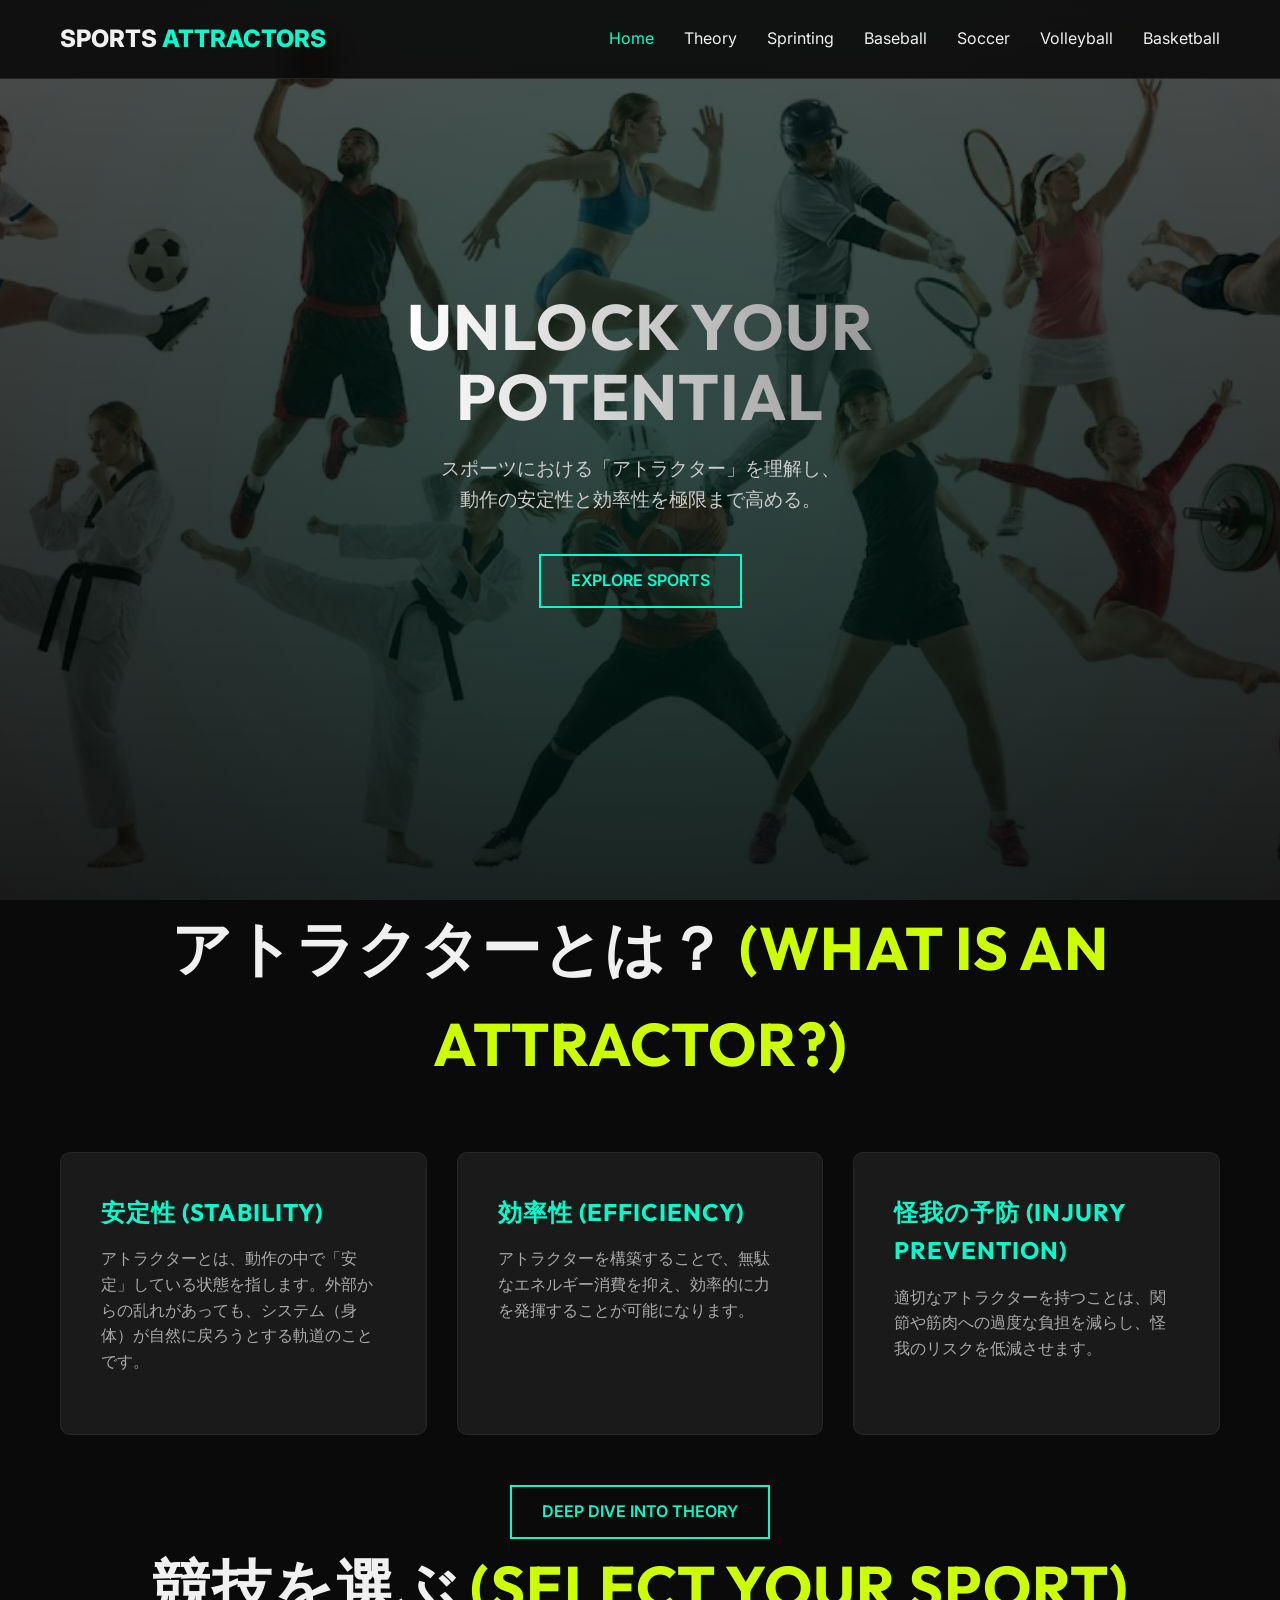
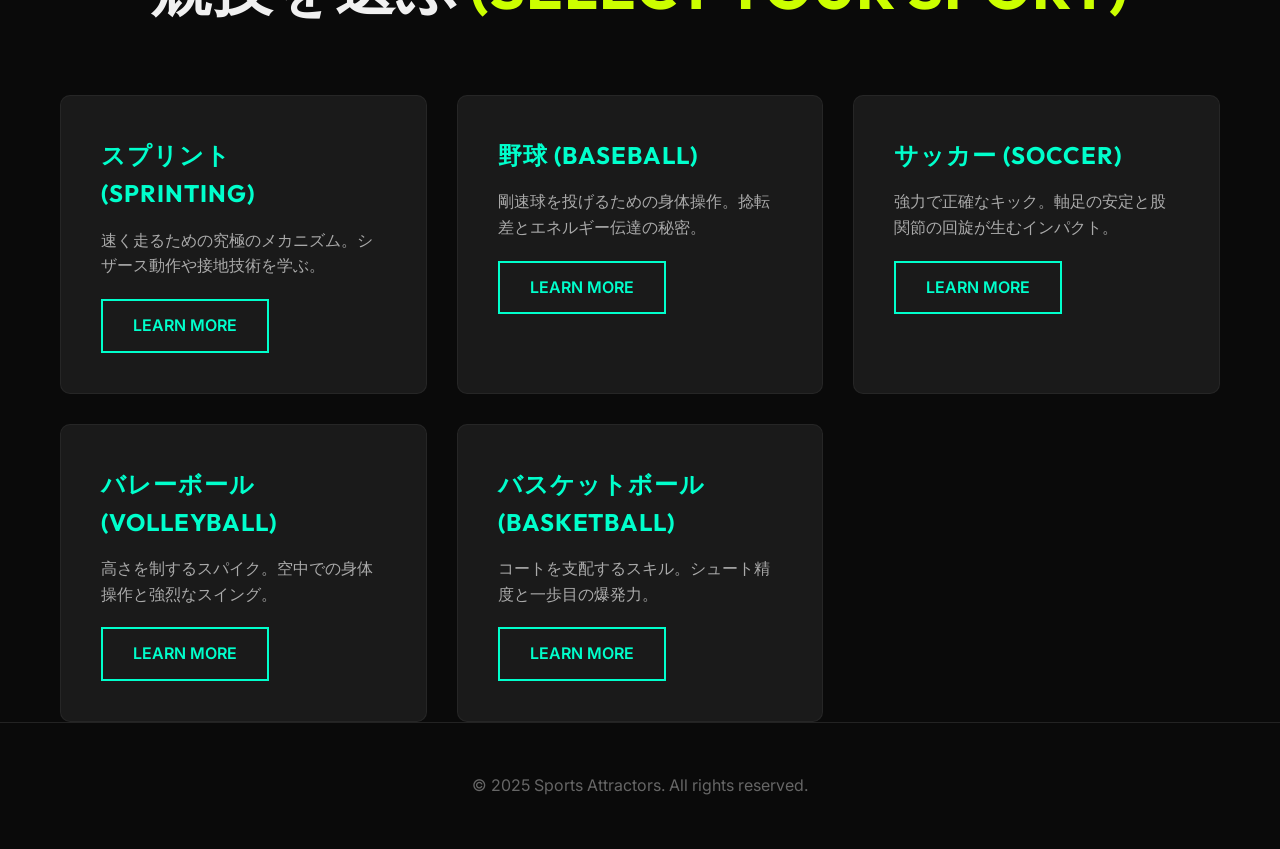
<file: index.html>
<!DOCTYPE html>
<html lang="ja">

<head>
    <meta charset="UTF-8">
    <meta name="viewport" content="width=device-width, initial-scale=1.0">
    <title>Sports Attractors | Unlock Your Potential</title>
    <link rel="preconnect" href="https://fonts.googleapis.com">
    <link rel="preconnect" href="https://fonts.gstatic.com" crossorigin>
    <link href="https://fonts.googleapis.com/css2?family=Inter:wght@400;600&family=Outfit:wght@700;900&display=swap"
        rel="stylesheet">
    <link rel="stylesheet" href="style.css">
</head>

<body>
    <header>
        <div class="container">
            <nav>
                <div class="logo">SPORTS <span>ATTRACTORS</span></div>
                <div class="nav-links">
                    <a href="index.html" class="active">Home</a>
                    <a href="theory.html">Theory</a>
                    <a href="sprinting.html">Sprinting</a>
                    <a href="baseball.html">Baseball</a>
                    <a href="soccer.html">Soccer</a>
                    <a href="volleyball.html">Volleyball</a>
                    <a href="basketball.html">Basketball</a>
                </div>
            </nav>
        </div>
    </header>

    <section class="hero">
        <div class="hero-content">
            <h1>UNLOCK YOUR <br><span>POTENTIAL</span></h1>
            <p>スポーツにおける「アトラクター」を理解し、<br>動作の安定性と効率性を極限まで高める。</p>
            <a href="#sports" class="btn">Explore Sports</a>
        </div>
    </section>

    <section id="intro" class="container">
        <div class="section-title">
            <h2>アトラクターとは？ <span>(What is an Attractor?)</span></h2>
        </div>
        <div class="grid">
            <div class="card">
                <h3>安定性 (Stability)</h3>
                <p>アトラクターとは、動作の中で「安定」している状態を指します。外部からの乱れがあっても、システム（身体）が自然に戻ろうとする軌道のことです。</p>
            </div>
            <div class="card">
                <h3>効率性 (Efficiency)</h3>
                <p>アトラクターを構築することで、無駄なエネルギー消費を抑え、効率的に力を発揮することが可能になります。</p>
            </div>
            <div class="card">
                <h3>怪我の予防 (Injury Prevention)</h3>
                <p>適切なアトラクターを持つことは、関節や筋肉への過度な負担を減らし、怪我のリスクを低減させます。</p>
            </div>
        </div>
        <div style="text-align: center; margin-top: 50px;">
            <a href="theory.html" class="btn">Deep Dive into Theory</a>
        </div>
    </section>

    <section id="sports" class="container">
        <div class="section-title">
            <h2>競技を選ぶ <span>(Select Your Sport)</span></h2>
        </div>
        <div class="grid">
            <div class="card">
                <h3>スプリント (Sprinting)</h3>
                <p>速く走るための究極のメカニズム。シザース動作や接地技術を学ぶ。</p>
                <a href="sprinting.html" class="btn">Learn More</a>
            </div>
            <div class="card">
                <h3>野球 (Baseball)</h3>
                <p>剛速球を投げるための身体操作。捻転差とエネルギー伝達の秘密。</p>
                <a href="baseball.html" class="btn">Learn More</a>
            </div>
            <div class="card">
                <h3>サッカー (Soccer)</h3>
                <p>強力で正確なキック。軸足の安定と股関節の回旋が生むインパクト。</p>
                <a href="soccer.html" class="btn">Learn More</a>
            </div>
            <div class="card">
                <h3>バレーボール (Volleyball)</h3>
                <p>高さを制するスパイク。空中での身体操作と強烈なスイング。</p>
                <a href="volleyball.html" class="btn">Learn More</a>
            </div>
            <div class="card">
                <h3>バスケットボール (Basketball)</h3>
                <p>コートを支配するスキル。シュート精度と一歩目の爆発力。</p>
                <a href="basketball.html" class="btn">Learn More</a>
            </div>
        </div>
    </section>

    <footer>
        <div class="container">
            <p>&copy; 2025 Sports Attractors. All rights reserved.</p>
        </div>
    </footer>

    <script src="script.js"></script>
</body>

</html>
</file>
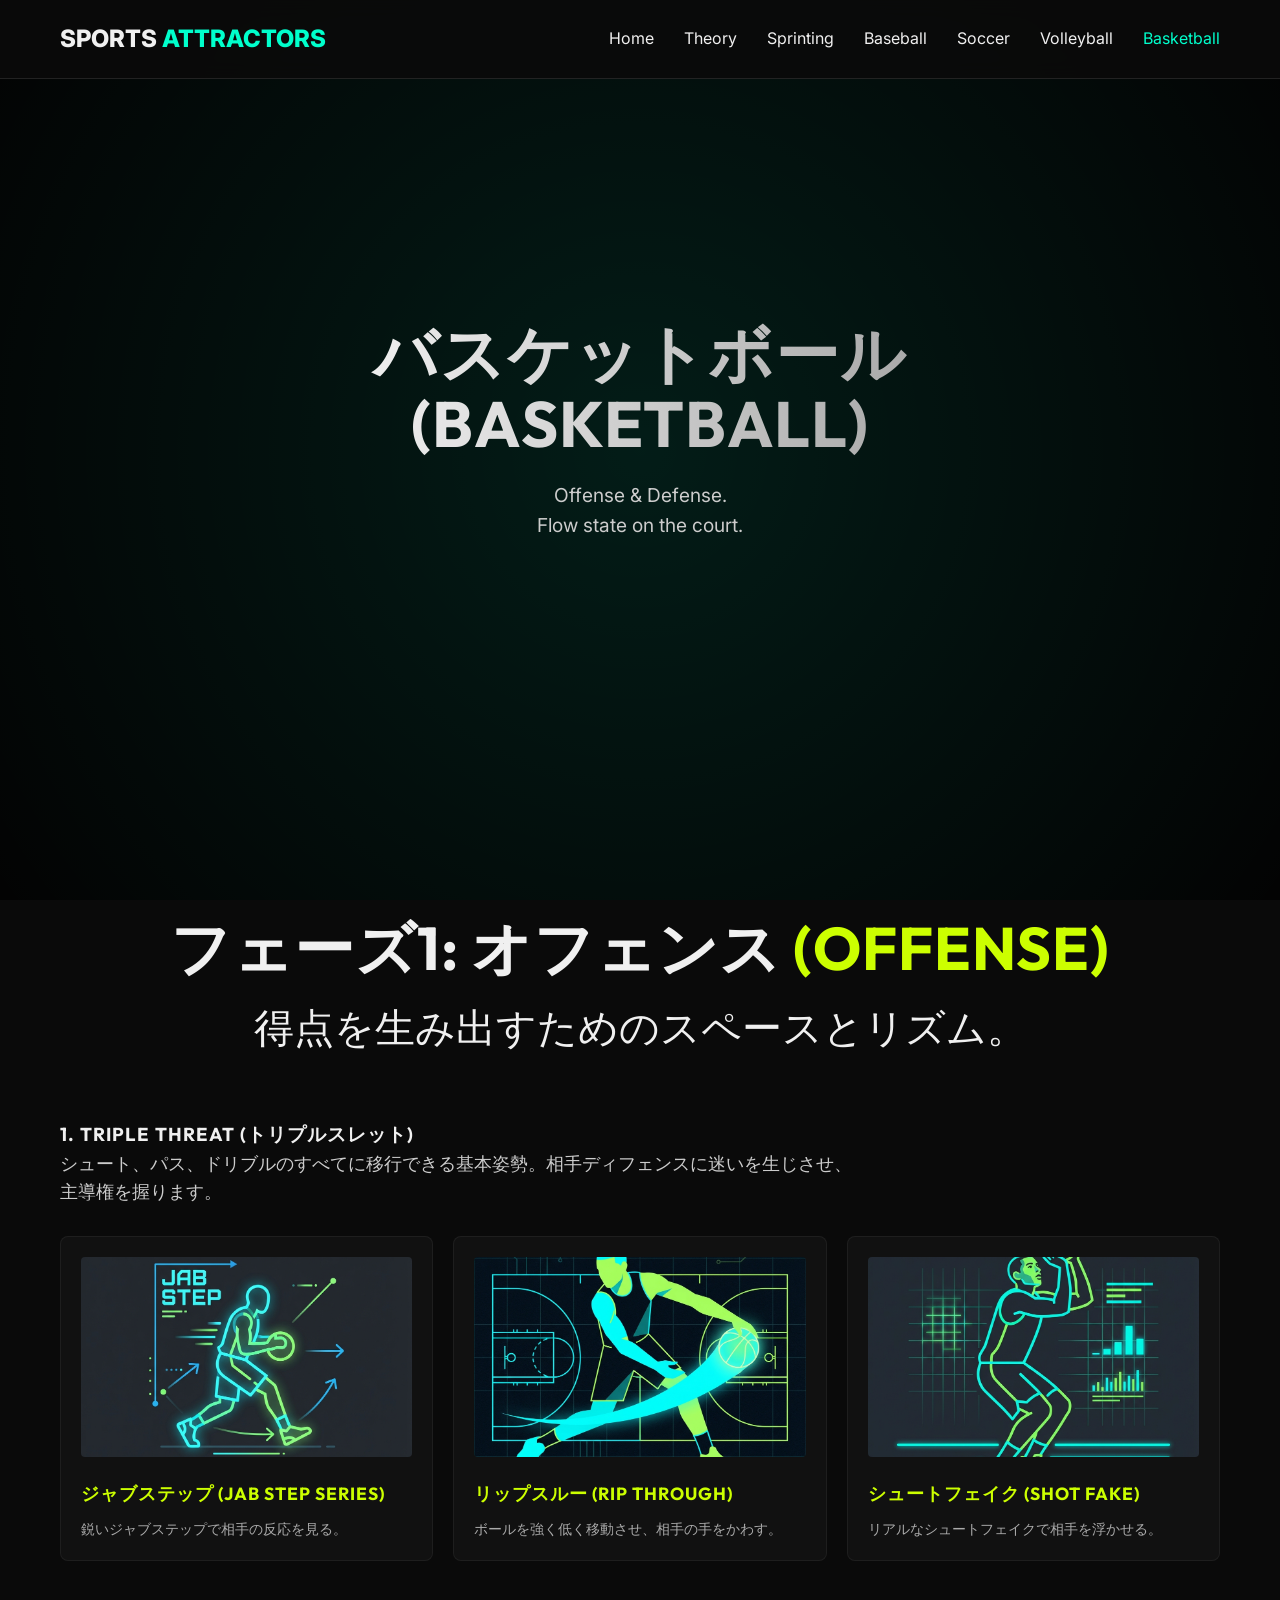
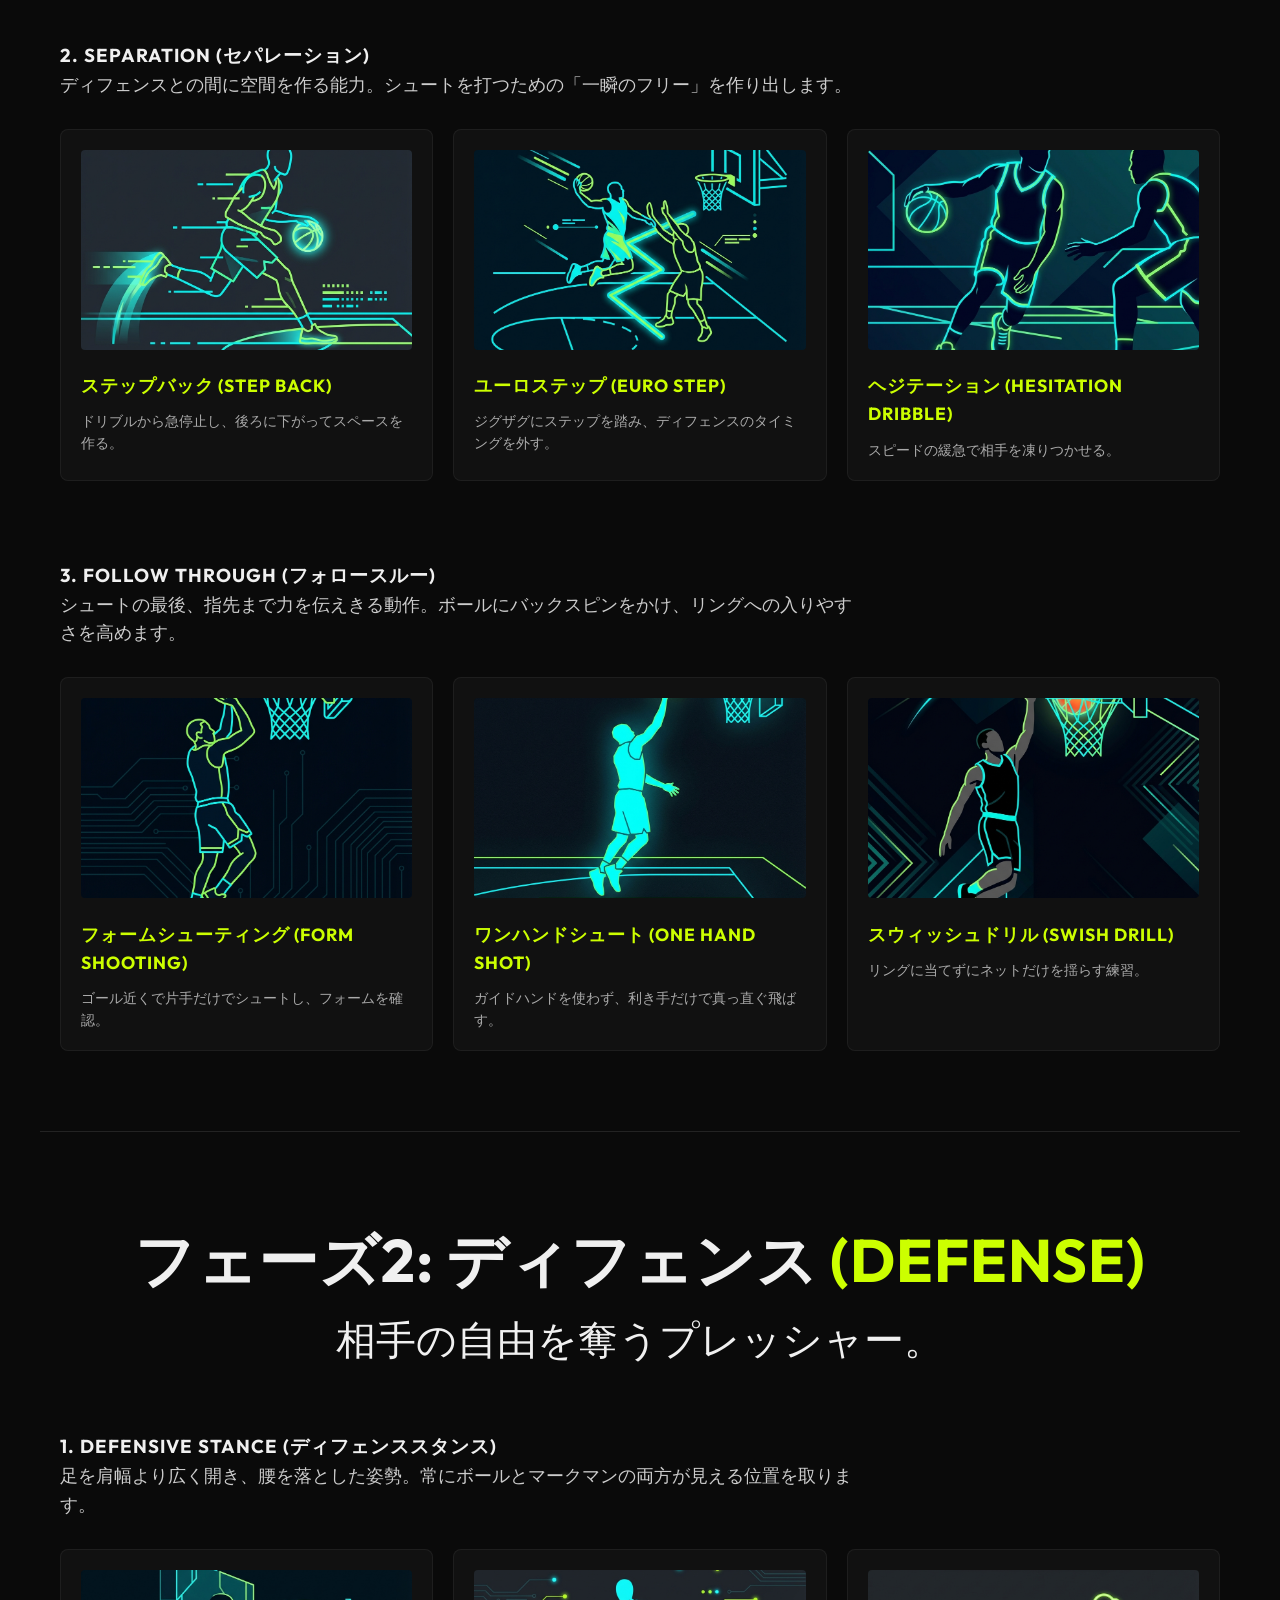
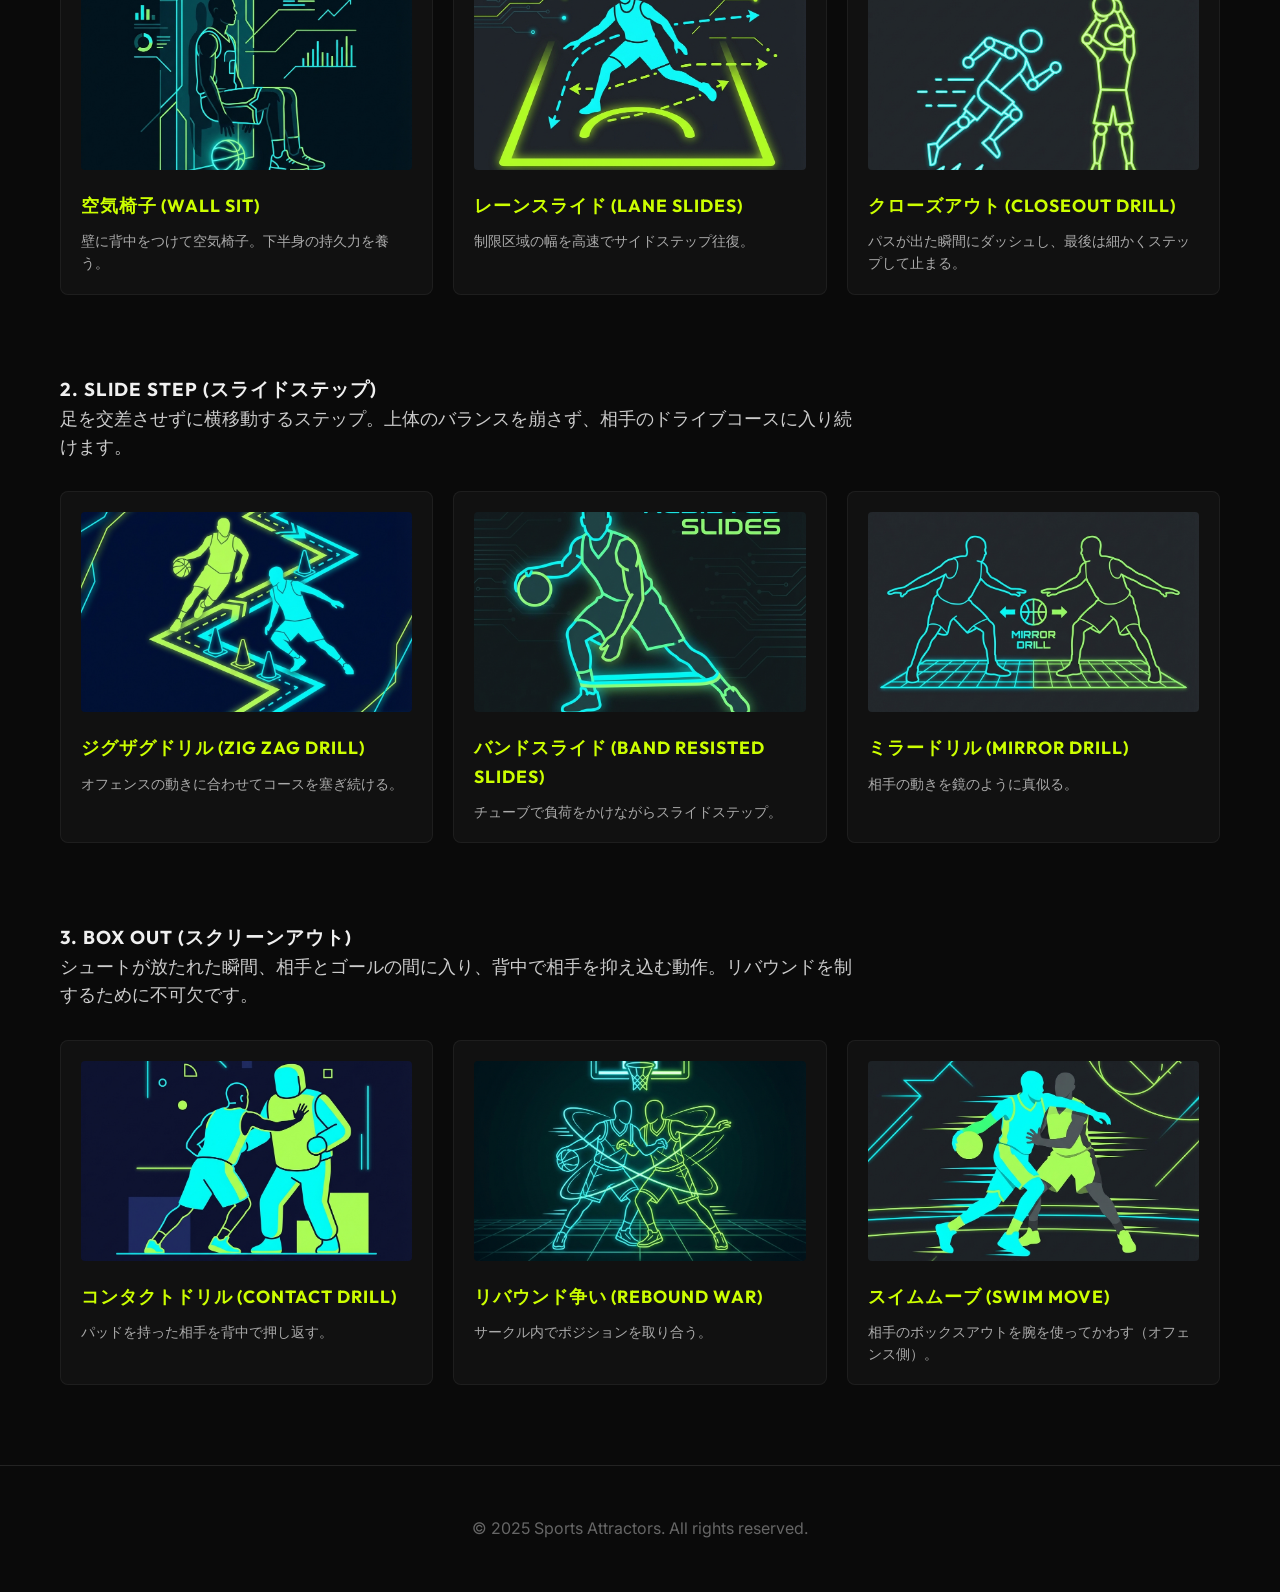
<file: basketball.html>
<!DOCTYPE html>
<html lang="ja">

<head>
    <meta charset="UTF-8">
    <meta name="viewport" content="width=device-width, initial-scale=1.0">
    <title>Basketball Attractors | Sports Attractors</title>
    <link rel="preconnect" href="https://fonts.googleapis.com">
    <link rel="preconnect" href="https://fonts.gstatic.com" crossorigin>
    <link href="https://fonts.googleapis.com/css2?family=Inter:wght@400;600&family=Outfit:wght@700;900&display=swap"
        rel="stylesheet">
    <link rel="stylesheet" href="style.css">
</head>

<body>
    <header>
        <div class="container">
            <nav>
                <div class="logo">SPORTS <span>ATTRACTORS</span></div>
                <div class="nav-links">
                    <a href="index.html">Home</a>
                    <a href="theory.html">Theory</a>
                    <a href="sprinting.html">Sprinting</a>
                    <a href="baseball.html">Baseball</a>
                    <a href="soccer.html">Soccer</a>
                    <a href="volleyball.html">Volleyball</a>
                    <a href="basketball.html" class="active">Basketball</a>
                </div>
            </nav>
        </div>
    </header>

    <section class="hero"
        style="background-image: linear-gradient(rgba(0,0,0,0.7), rgba(0,0,0,0.7)), url('https://images.unsplash.com/photo-1546519638-68e109498ffc?auto=format&fit=crop&q=80');">
        <div class="hero-content">
            <h1>バスケットボール (BASKETBALL)</h1>
            <p>Offense & Defense.<br>Flow state on the court.</p>
        </div>
    </section>

    <!-- OFFENSE SECTION -->
    <section class="container">
        <div class="section-title">
            <h2>フェーズ1: オフェンス <span>(Offense)</span></h2>
            <p>得点を生み出すためのスペースとリズム。</p>
        </div>

        <!-- Attractor 1: Triple Threat -->
        <div class="attractor-section">
            <h3>1. Triple Threat (トリプルスレット)</h3>
            <p class="attractor-desc">シュート、パス、ドリブルのすべてに移行できる基本姿勢。相手ディフェンスに迷いを生じさせ、主導権を握ります。</p>
            <div class="exercise-grid">
                <div class="exercise-card">
                    <img src="images/basketball_jab_step.png" alt="Jab Step Series">
                    <h4>ジャブステップ (Jab Step Series)</h4>
                    <p>鋭いジャブステップで相手の反応を見る。</p>
                </div>
                <div class="exercise-card">
                    <img src="images/basketball_rip_through.png" alt="Rip Through">
                    <h4>リップスルー (Rip Through)</h4>
                    <p>ボールを強く低く移動させ、相手の手をかわす。</p>
                </div>
                <div class="exercise-card">
                    <img src="images/basketball_shot_fake.png" alt="Shot Fake">
                    <h4>シュートフェイク (Shot Fake)</h4>
                    <p>リアルなシュートフェイクで相手を浮かせる。</p>
                </div>
            </div>
        </div>

        <!-- Attractor 2: Separation -->
        <div class="attractor-section">
            <h3>2. Separation (セパレーション)</h3>
            <p class="attractor-desc">ディフェンスとの間に空間を作る能力。シュートを打つための「一瞬のフリー」を作り出します。</p>
            <div class="exercise-grid">
                <div class="exercise-card">
                    <img src="images/basketball_step_back.png" alt="Step Back">
                    <h4>ステップバック (Step Back)</h4>
                    <p>ドリブルから急停止し、後ろに下がってスペースを作る。</p>
                </div>
                <div class="exercise-card">
                    <img src="images/basketball_euro_step.png" alt="Euro Step">
                    <h4>ユーロステップ (Euro Step)</h4>
                    <p>ジグザグにステップを踏み、ディフェンスのタイミングを外す。</p>
                </div>
                <div class="exercise-card">
                    <img src="images/basketball_hesitation.png" alt="Hesitation Dribble">
                    <h4>ヘジテーション (Hesitation Dribble)</h4>
                    <p>スピードの緩急で相手を凍りつかせる。</p>
                </div>
            </div>
        </div>

        <!-- Attractor 3: Follow Through -->
        <div class="attractor-section">
            <h3>3. Follow Through (フォロースルー)</h3>
            <p class="attractor-desc">シュートの最後、指先まで力を伝えきる動作。ボールにバックスピンをかけ、リングへの入りやすさを高めます。</p>
            <div class="exercise-grid">
                <div class="exercise-card">
                    <img src="images/basketball_form_shooting.png" alt="Form Shooting">
                    <h4>フォームシューティング (Form Shooting)</h4>
                    <p>ゴール近くで片手だけでシュートし、フォームを確認。</p>
                </div>
                <div class="exercise-card">
                    <img src="images/basketball_one_hand_shot.png" alt="One Hand Shot">
                    <h4>ワンハンドシュート (One Hand Shot)</h4>
                    <p>ガイドハンドを使わず、利き手だけで真っ直ぐ飛ばす。</p>
                </div>
                <div class="exercise-card">
                    <img src="images/basketball_swish_drill.png" alt="Swish Drill">
                    <h4>スウィッシュドリル (Swish Drill)</h4>
                    <p>リングに当てずにネットだけを揺らす練習。</p>
                </div>
            </div>
        </div>
    </section>

    <!-- DEFENSE SECTION -->
    <section class="container"
        style="margin-top: 80px; border-top: 1px solid rgba(255,255,255,0.1); padding-top: 80px;">
        <div class="section-title">
            <h2>フェーズ2: ディフェンス <span>(Defense)</span></h2>
            <p>相手の自由を奪うプレッシャー。</p>
        </div>

        <!-- Attractor 1: Defensive Stance -->
        <div class="attractor-section">
            <h3>1. Defensive Stance (ディフェンススタンス)</h3>
            <p class="attractor-desc">足を肩幅より広く開き、腰を落とした姿勢。常にボールとマークマンの両方が見える位置を取ります。</p>
            <div class="exercise-grid">
                <div class="exercise-card">
                    <img src="images/basketball_wall_sit.png" alt="Wall Sit">
                    <h4>空気椅子 (Wall Sit)</h4>
                    <p>壁に背中をつけて空気椅子。下半身の持久力を養う。</p>
                </div>
                <div class="exercise-card">
                    <img src="images/basketball_lane_slides.png" alt="Lane Slides">
                    <h4>レーンスライド (Lane Slides)</h4>
                    <p>制限区域の幅を高速でサイドステップ往復。</p>
                </div>
                <div class="exercise-card">
                    <img src="images/basketball_closeout.png" alt="Closeout Drill">
                    <h4>クローズアウト (Closeout Drill)</h4>
                    <p>パスが出た瞬間にダッシュし、最後は細かくステップして止まる。</p>
                </div>
            </div>
        </div>

        <!-- Attractor 2: Slide Step -->
        <div class="attractor-section">
            <h3>2. Slide Step (スライドステップ)</h3>
            <p class="attractor-desc">足を交差させずに横移動するステップ。上体のバランスを崩さず、相手のドライブコースに入り続けます。</p>
            <div class="exercise-grid">
                <div class="exercise-card">
                    <img src="images/basketball_zigzag.png" alt="Zig Zag Drill">
                    <h4>ジグザグドリル (Zig Zag Drill)</h4>
                    <p>オフェンスの動きに合わせてコースを塞ぎ続ける。</p>
                </div>
                <div class="exercise-card">
                    <img src="images/basketball_band_slides.png" alt="Band Resisted Slides">
                    <h4>バンドスライド (Band Resisted Slides)</h4>
                    <p>チューブで負荷をかけながらスライドステップ。</p>
                </div>
                <div class="exercise-card">
                    <img src="images/basketball_mirror.png" alt="Mirror Drill">
                    <h4>ミラードリル (Mirror Drill)</h4>
                    <p>相手の動きを鏡のように真似る。</p>
                </div>
            </div>
        </div>

        <!-- Attractor 3: Box Out -->
        <div class="attractor-section">
            <h3>3. Box Out (スクリーンアウト)</h3>
            <p class="attractor-desc">シュートが放たれた瞬間、相手とゴールの間に入り、背中で相手を抑え込む動作。リバウンドを制するために不可欠です。</p>
            <div class="exercise-grid">
                <div class="exercise-card">
                    <img src="images/basketball_contact.png" alt="Contact Drill">
                    <h4>コンタクトドリル (Contact Drill)</h4>
                    <p>パッドを持った相手を背中で押し返す。</p>
                </div>
                <div class="exercise-card">
                    <img src="images/basketball_rebound_war.png" alt="Rebound War">
                    <h4>リバウンド争い (Rebound War)</h4>
                    <p>サークル内でポジションを取り合う。</p>
                </div>
                <div class="exercise-card">
                    <img src="images/basketball_swim_move.png" alt="Swim Move">
                    <h4>スイムムーブ (Swim Move)</h4>
                    <p>相手のボックスアウトを腕を使ってかわす（オフェンス側）。</p>
                </div>
            </div>
        </div>
    </section>

    <footer>
        <div class="container">
            <p>&copy; 2025 Sports Attractors. All rights reserved.</p>
        </div>
    </footer>

    <script src="script.js"></script>
</body>

</html>
</file>
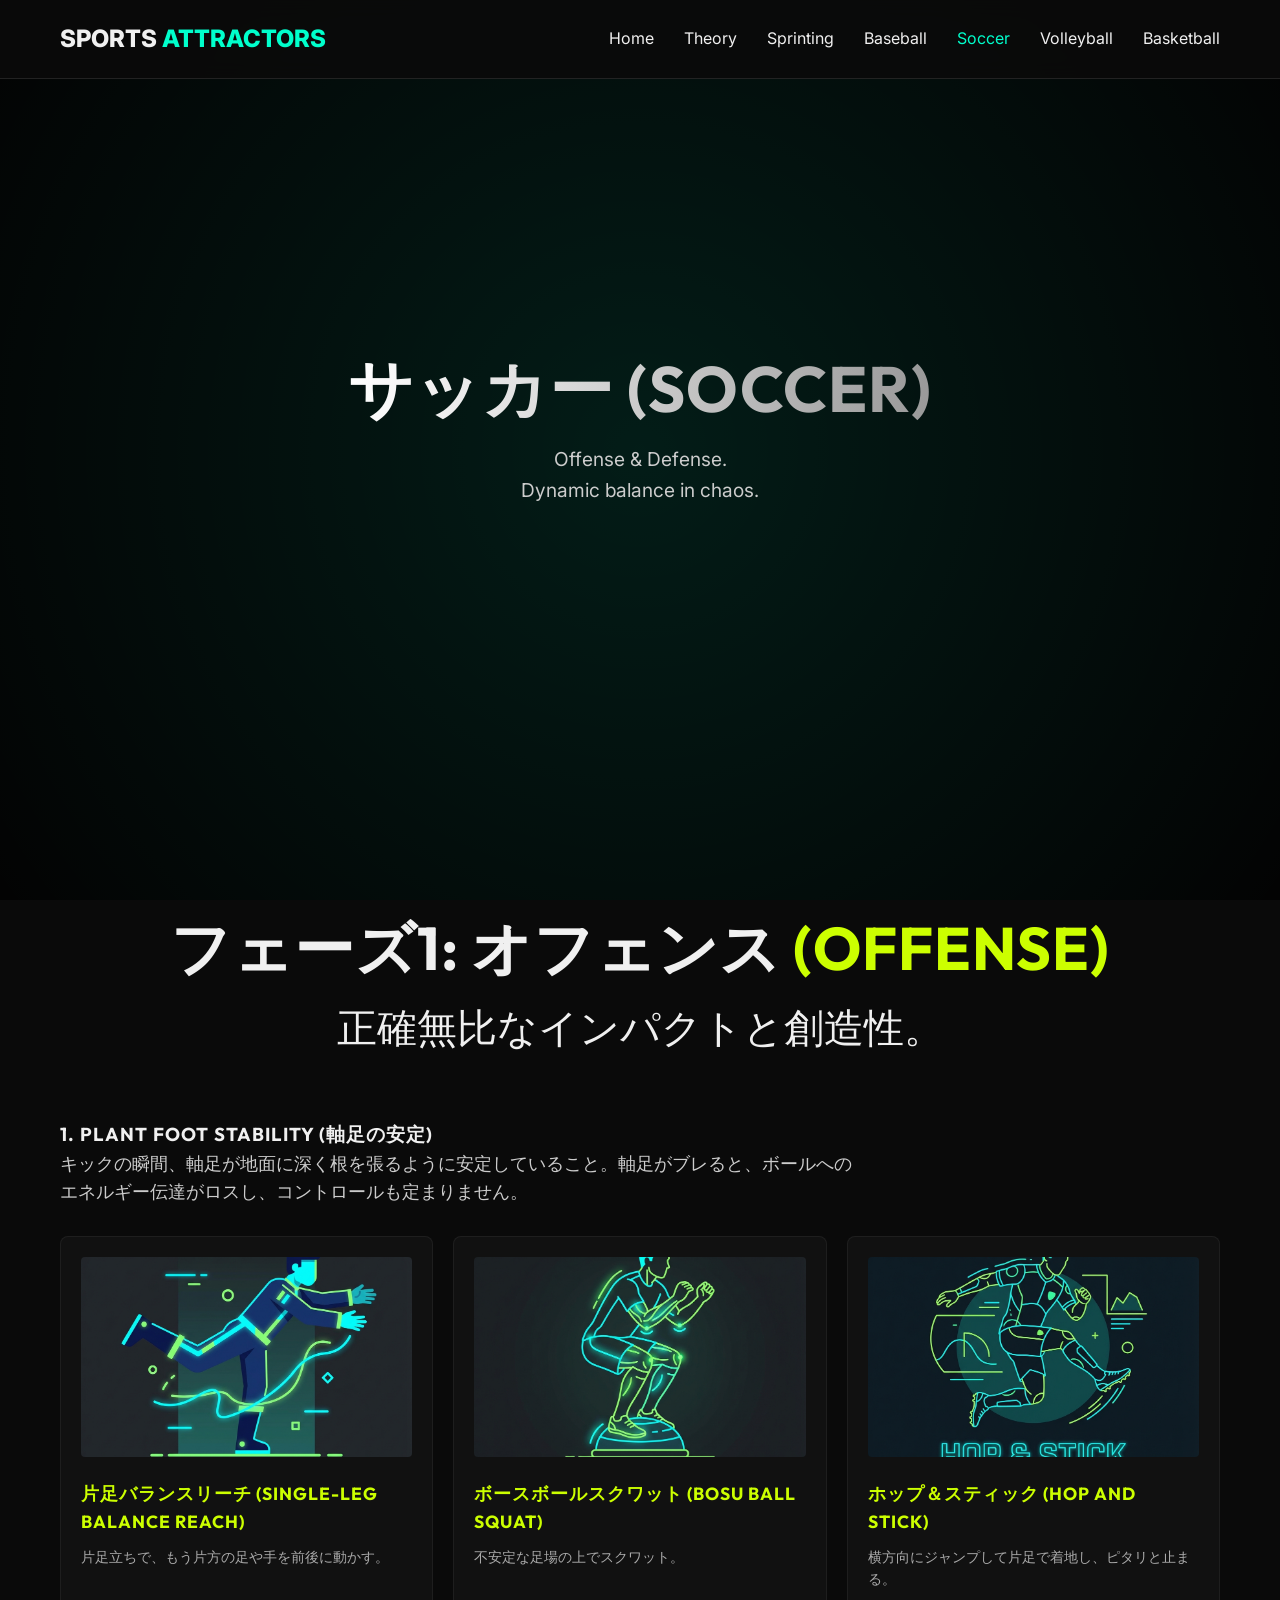
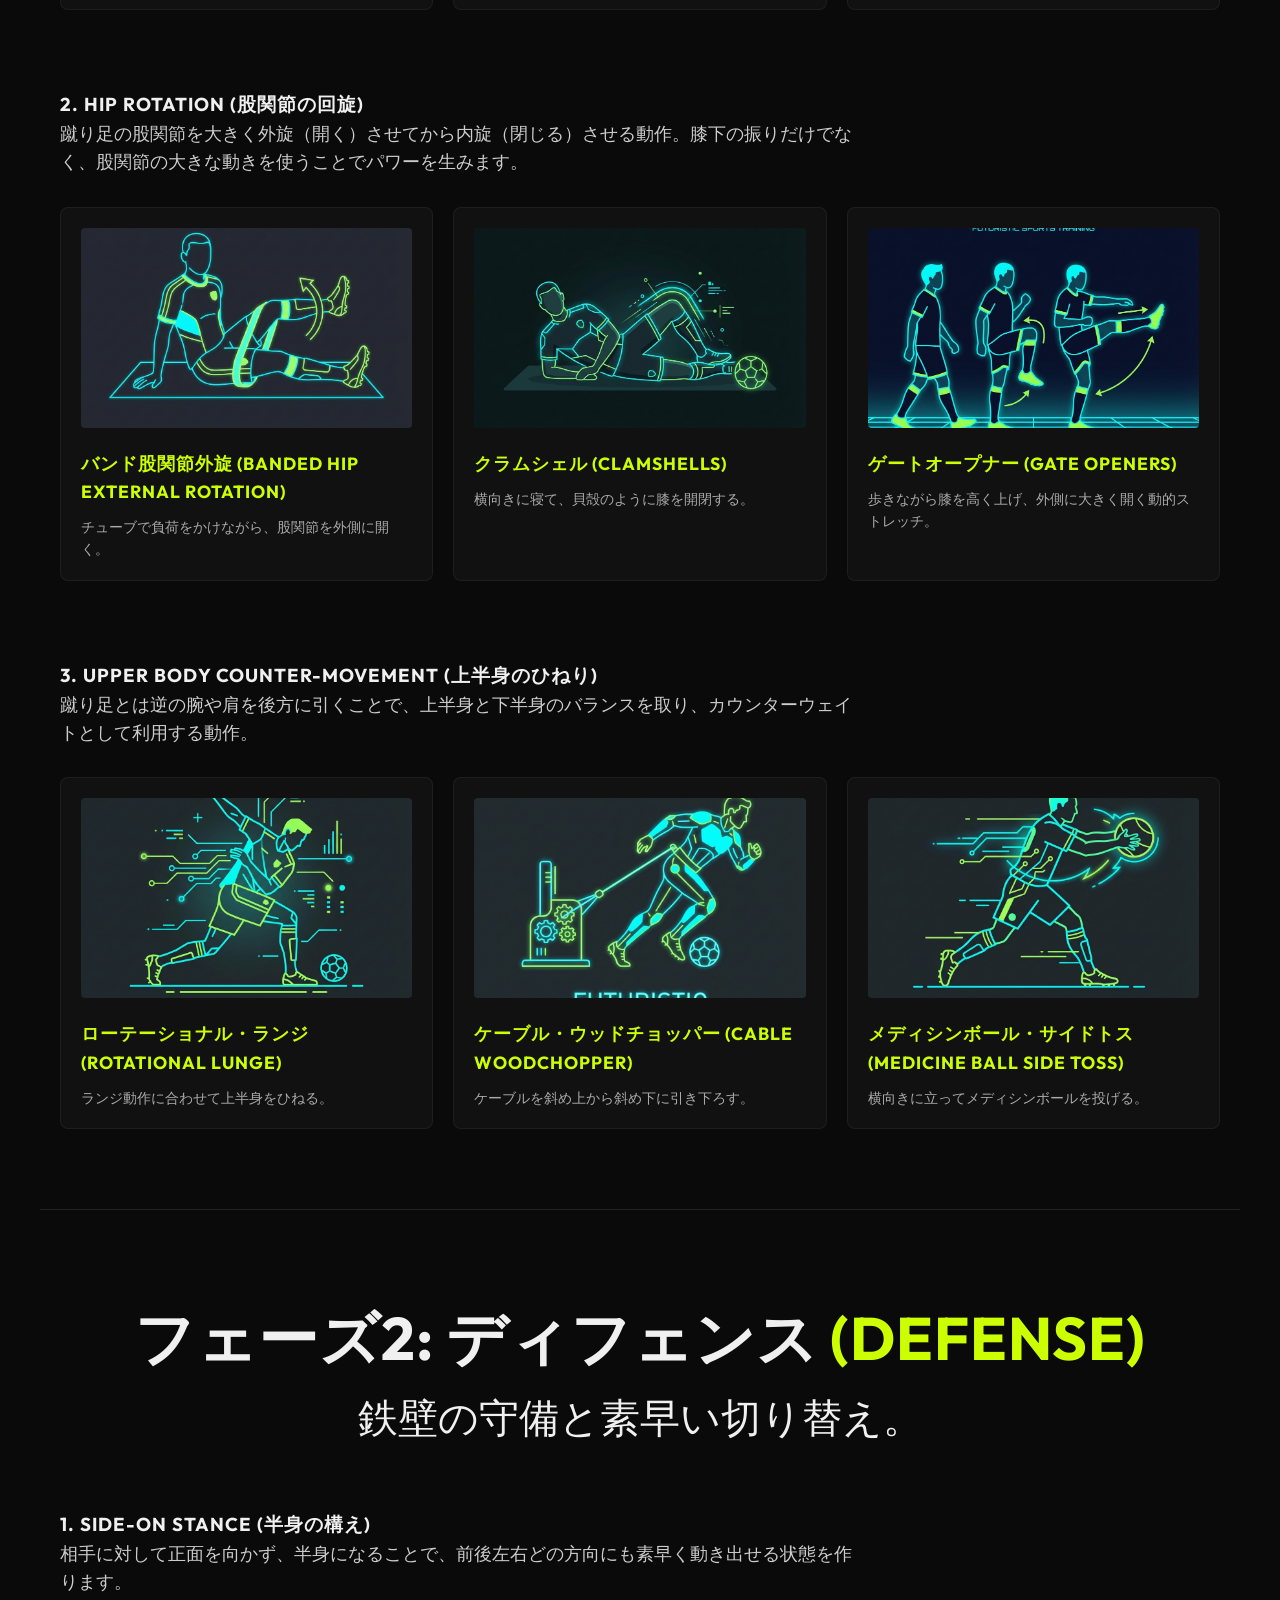
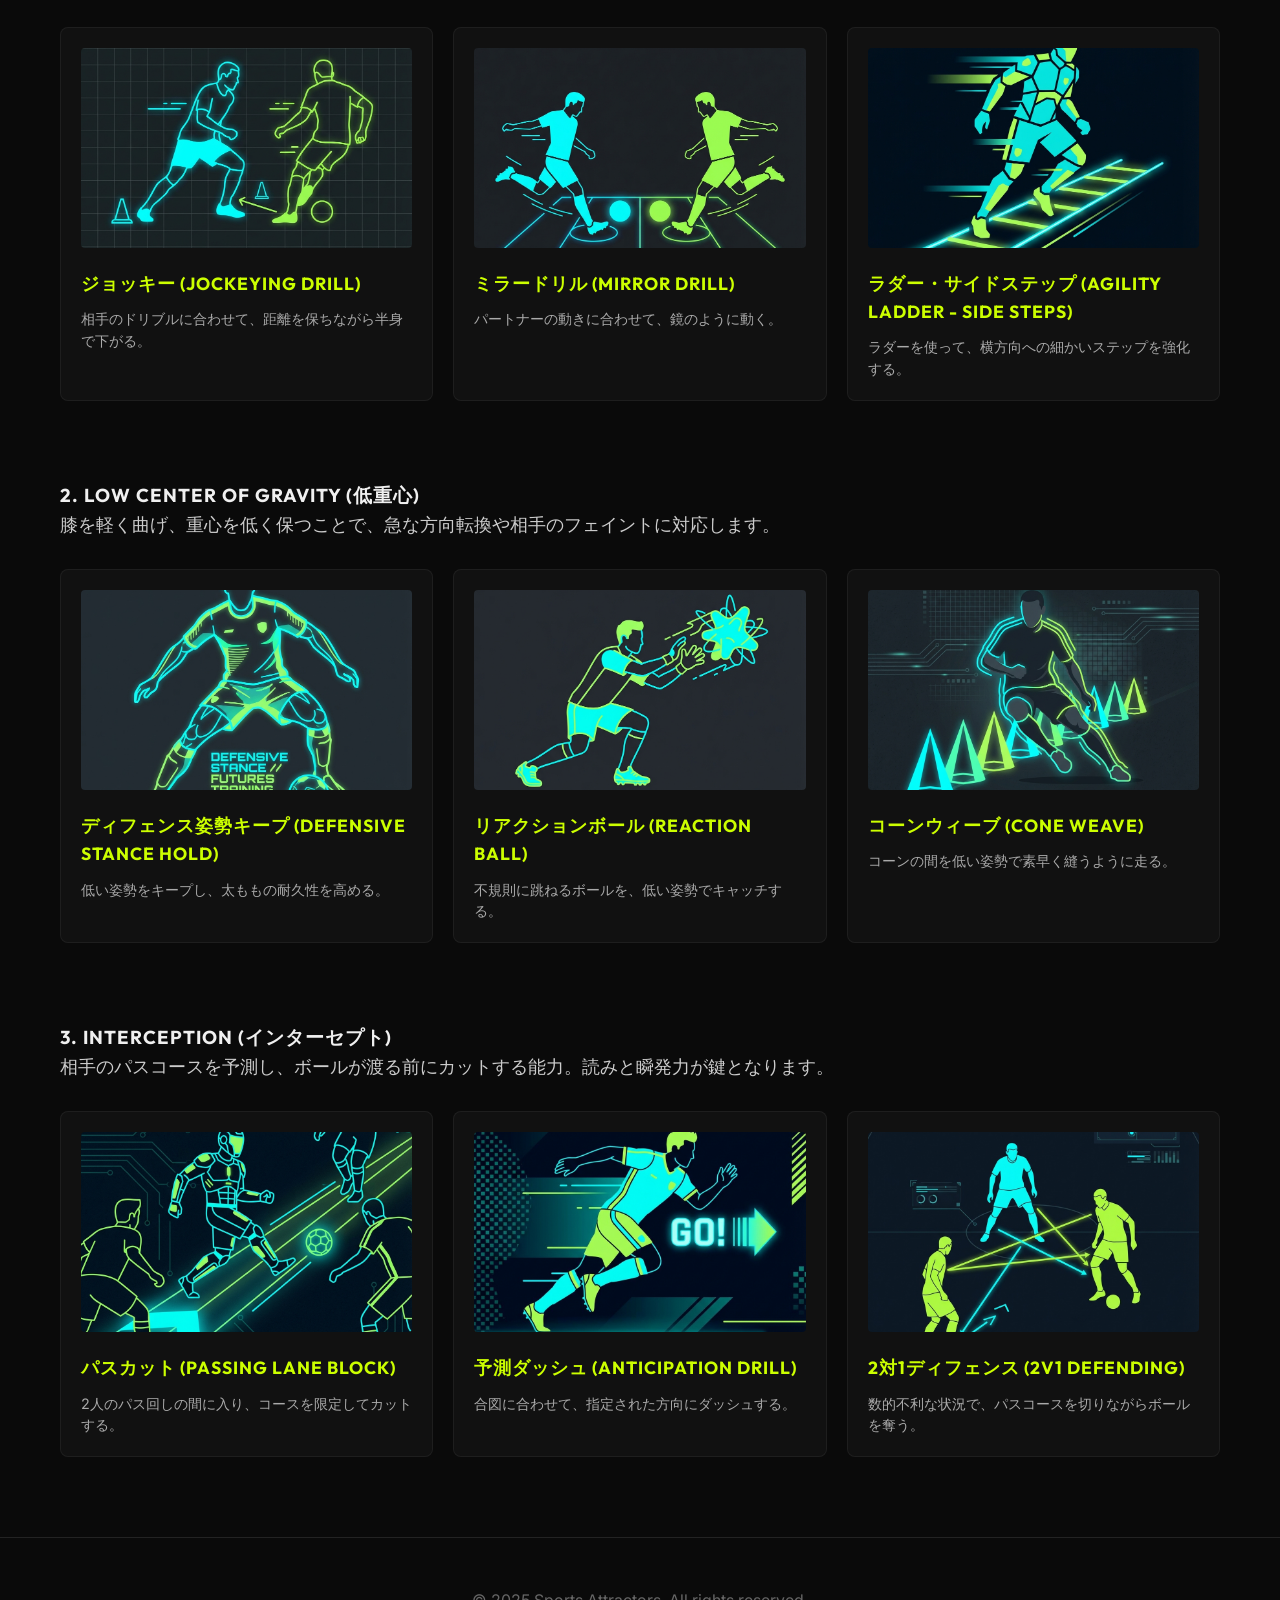
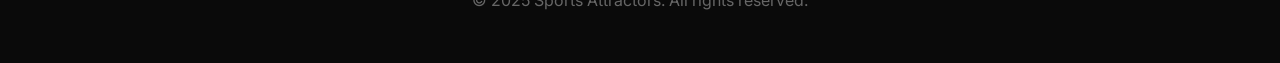
<file: soccer.html>
<!DOCTYPE html>
<html lang="ja">

<head>
    <meta charset="UTF-8">
    <meta name="viewport" content="width=device-width, initial-scale=1.0">
    <title>Soccer Attractors | Sports Attractors</title>
    <link rel="preconnect" href="https://fonts.googleapis.com">
    <link rel="preconnect" href="https://fonts.gstatic.com" crossorigin>
    <link href="https://fonts.googleapis.com/css2?family=Inter:wght@400;600&family=Outfit:wght@700;900&display=swap"
        rel="stylesheet">
    <link rel="stylesheet" href="style.css">
</head>

<body>
    <header>
        <div class="container">
            <nav>
                <div class="logo">SPORTS <span>ATTRACTORS</span></div>
                <div class="nav-links">
                    <a href="index.html">Home</a>
                    <a href="theory.html">Theory</a>
                    <a href="sprinting.html">Sprinting</a>
                    <a href="baseball.html">Baseball</a>
                    <a href="soccer.html" class="active">Soccer</a>
                    <a href="volleyball.html">Volleyball</a>
                    <a href="basketball.html">Basketball</a>
                </div>
            </nav>
        </div>
    </header>

    <section class="hero"
        style="background-image: linear-gradient(rgba(0,0,0,0.7), rgba(0,0,0,0.7)), url('https://images.unsplash.com/photo-1579952363873-27f3bade9f55?auto=format&fit=crop&q=80');">
        <div class="hero-content">
            <h1>サッカー (SOCCER)</h1>
            <p>Offense & Defense.<br>Dynamic balance in chaos.</p>
        </div>
    </section>

    <!-- OFFENSE SECTION -->
    <section class="container">
        <div class="section-title">
            <h2>フェーズ1: オフェンス <span>(Offense)</span></h2>
            <p>正確無比なインパクトと創造性。</p>
        </div>

        <!-- Attractor 1: Plant Foot Stability -->
        <div class="attractor-section">
            <h3>1. Plant Foot Stability (軸足の安定)</h3>
            <p class="attractor-desc">キックの瞬間、軸足が地面に深く根を張るように安定していること。軸足がブレると、ボールへのエネルギー伝達がロスし、コントロールも定まりません。</p>
            <div class="exercise-grid">
                <div class="exercise-card">
                    <img src="images/soccer_single_leg_balance.png" alt="Single-leg Balance Reach">
                    <h4>片足バランスリーチ (Single-leg Balance Reach)</h4>
                    <p>片足立ちで、もう片方の足や手を前後に動かす。</p>
                </div>
                <div class="exercise-card">
                    <img src="images/soccer_bosu_squat.png" alt="Bosu Ball Squat">
                    <h4>ボースボールスクワット (Bosu Ball Squat)</h4>
                    <p>不安定な足場の上でスクワット。</p>
                </div>
                <div class="exercise-card">
                    <img src="images/soccer_hop_stick.png" alt="Hop and Stick">
                    <h4>ホップ＆スティック (Hop and Stick)</h4>
                    <p>横方向にジャンプして片足で着地し、ピタリと止まる。</p>
                </div>
            </div>
        </div>

        <!-- Attractor 2: Hip Rotation -->
        <div class="attractor-section">
            <h3>2. Hip Rotation (股関節の回旋)</h3>
            <p class="attractor-desc">蹴り足の股関節を大きく外旋（開く）させてから内旋（閉じる）させる動作。膝下の振りだけでなく、股関節の大きな動きを使うことでパワーを生みます。</p>
            <div class="exercise-grid">
                <div class="exercise-card">
                    <img src="images/soccer_banded_hip_rotation.png" alt="Banded Hip External Rotation">
                    <h4>バンド股関節外旋 (Banded Hip External Rotation)</h4>
                    <p>チューブで負荷をかけながら、股関節を外側に開く。</p>
                </div>
                <div class="exercise-card">
                    <img src="images/soccer_clamshell.png" alt="Clamshells">
                    <h4>クラムシェル (Clamshells)</h4>
                    <p>横向きに寝て、貝殻のように膝を開閉する。</p>
                </div>
                <div class="exercise-card">
                    <img src="images/soccer_gate_opener.png" alt="Gate Openers">
                    <h4>ゲートオープナー (Gate Openers)</h4>
                    <p>歩きながら膝を高く上げ、外側に大きく開く動的ストレッチ。</p>
                </div>
            </div>
        </div>

        <!-- Attractor 3: Upper Body Counter-movement -->
        <div class="attractor-section">
            <h3>3. Upper Body Counter-movement (上半身のひねり)</h3>
            <p class="attractor-desc">蹴り足とは逆の腕や肩を後方に引くことで、上半身と下半身のバランスを取り、カウンターウェイトとして利用する動作。</p>
            <div class="exercise-grid">
                <div class="exercise-card">
                    <img src="images/soccer_rotational_lunge.png" alt="Rotational Lunge">
                    <h4>ローテーショナル・ランジ (Rotational Lunge)</h4>
                    <p>ランジ動作に合わせて上半身をひねる。</p>
                </div>
                <div class="exercise-card">
                    <img src="images/soccer_cable_woodchop.png" alt="Cable Woodchopper">
                    <h4>ケーブル・ウッドチョッパー (Cable Woodchopper)</h4>
                    <p>ケーブルを斜め上から斜め下に引き下ろす。</p>
                </div>
                <div class="exercise-card">
                    <img src="images/soccer_medball_side_toss.png" alt="Medicine Ball Side Toss">
                    <h4>メディシンボール・サイドトス (Medicine Ball Side Toss)</h4>
                    <p>横向きに立ってメディシンボールを投げる。</p>
                </div>
            </div>
        </div>
    </section>

    <!-- DEFENSE SECTION -->
    <section class="container"
        style="margin-top: 80px; border-top: 1px solid rgba(255,255,255,0.1); padding-top: 80px;">
        <div class="section-title">
            <h2>フェーズ2: ディフェンス <span>(Defense)</span></h2>
            <p>鉄壁の守備と素早い切り替え。</p>
        </div>

        <!-- Attractor 1: Side-on Stance -->
        <div class="attractor-section">
            <h3>1. Side-on Stance (半身の構え)</h3>
            <p class="attractor-desc">相手に対して正面を向かず、半身になることで、前後左右どの方向にも素早く動き出せる状態を作ります。</p>
            <div class="exercise-grid">
                <div class="exercise-card">
                    <img src="images/soccer_jockeying.png" alt="Jockeying Drill">
                    <h4>ジョッキー (Jockeying Drill)</h4>
                    <p>相手のドリブルに合わせて、距離を保ちながら半身で下がる。</p>
                </div>
                <div class="exercise-card">
                    <img src="images/soccer_mirror_drill.png" alt="Mirror Drill">
                    <h4>ミラードリル (Mirror Drill)</h4>
                    <p>パートナーの動きに合わせて、鏡のように動く。</p>
                </div>
                <div class="exercise-card">
                    <img src="images/soccer_ladder_sidestep.png" alt="Agility Ladder Side Steps">
                    <h4>ラダー・サイドステップ (Agility Ladder - Side Steps)</h4>
                    <p>ラダーを使って、横方向への細かいステップを強化する。</p>
                </div>
            </div>
        </div>

        <!-- Attractor 2: Low Center of Gravity -->
        <div class="attractor-section">
            <h3>2. Low Center of Gravity (低重心)</h3>
            <p class="attractor-desc">膝を軽く曲げ、重心を低く保つことで、急な方向転換や相手のフェイントに対応します。</p>
            <div class="exercise-grid">
                <div class="exercise-card">
                    <img src="images/soccer_defensive_stance.png" alt="Defensive Stance Hold">
                    <h4>ディフェンス姿勢キープ (Defensive Stance Hold)</h4>
                    <p>低い姿勢をキープし、太ももの耐久性を高める。</p>
                </div>
                <div class="exercise-card">
                    <img src="images/soccer_reaction_ball.png" alt="Reaction Ball">
                    <h4>リアクションボール (Reaction Ball)</h4>
                    <p>不規則に跳ねるボールを、低い姿勢でキャッチする。</p>
                </div>
                <div class="exercise-card">
                    <img src="images/soccer_cone_weave.png" alt="Cone Weave">
                    <h4>コーンウィーブ (Cone Weave)</h4>
                    <p>コーンの間を低い姿勢で素早く縫うように走る。</p>
                </div>
            </div>
        </div>

        <!-- Attractor 3: Interception -->
        <div class="attractor-section">
            <h3>3. Interception (インターセプト)</h3>
            <p class="attractor-desc">相手のパスコースを予測し、ボールが渡る前にカットする能力。読みと瞬発力が鍵となります。</p>
            <div class="exercise-grid">
                <div class="exercise-card">
                    <img src="images/soccer_pass_lane_block.png" alt="Passing Lane Block">
                    <h4>パスカット (Passing Lane Block)</h4>
                    <p>2人のパス回しの間に入り、コースを限定してカットする。</p>
                </div>
                <div class="exercise-card">
                    <img src="images/soccer_anticipation_drill.png" alt="Anticipation Drill">
                    <h4>予測ダッシュ (Anticipation Drill)</h4>
                    <p>合図に合わせて、指定された方向にダッシュする。</p>
                </div>
                <div class="exercise-card">
                    <img src="images/soccer_2v1_defending.png" alt="2v1 Defending">
                    <h4>2対1ディフェンス (2v1 Defending)</h4>
                    <p>数的不利な状況で、パスコースを切りながらボールを奪う。</p>
                </div>
            </div>
        </div>
    </section>

    <footer>
        <div class="container">
            <p>&copy; 2025 Sports Attractors. All rights reserved.</p>
        </div>
    </footer>

    <script src="script.js"></script>
</body>

</html>
</file>
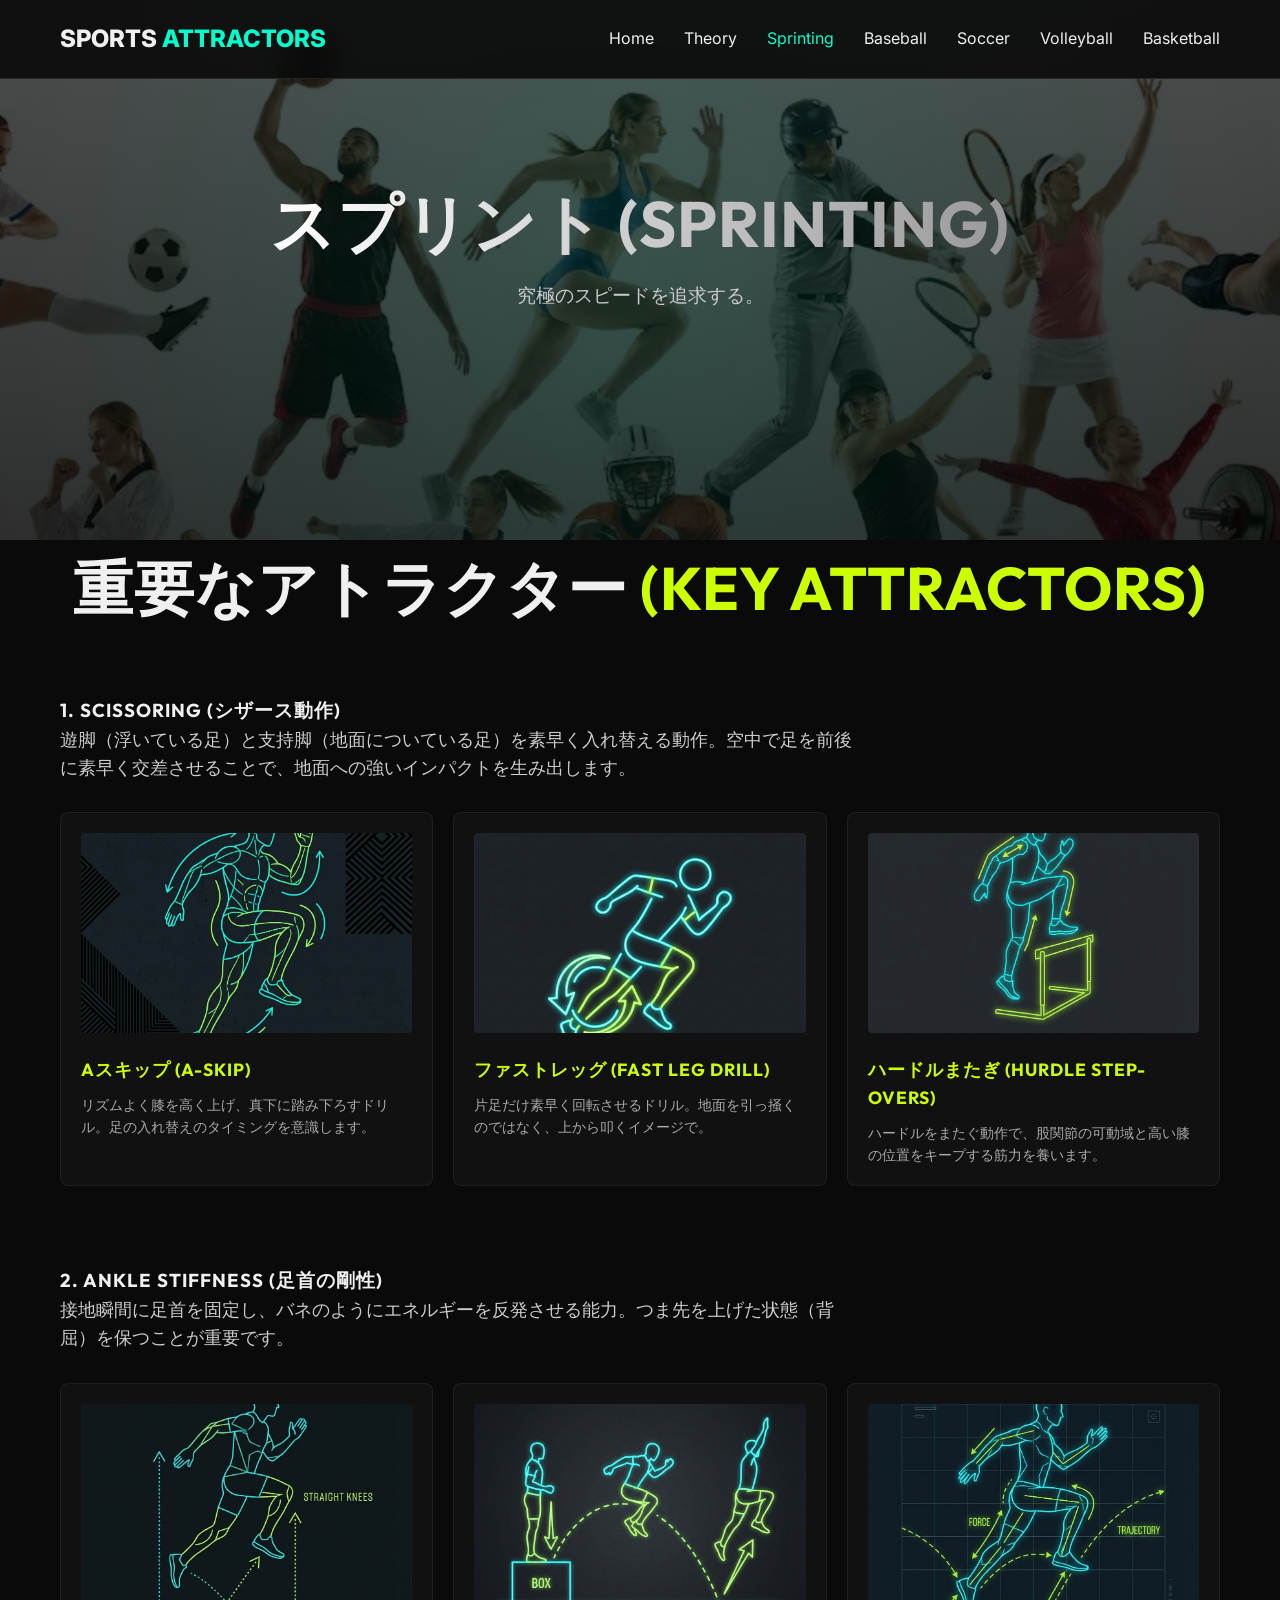
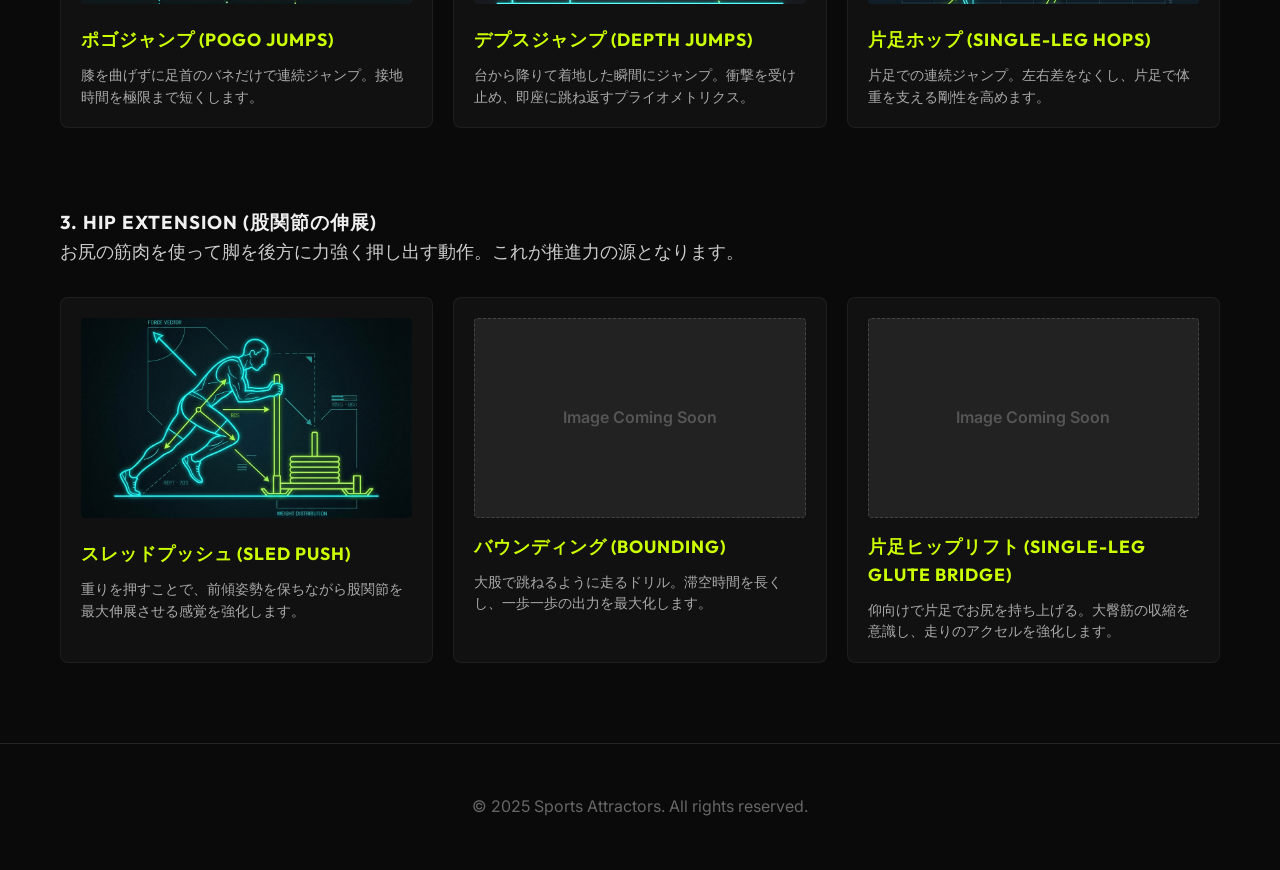
<file: sprinting.html>
<!DOCTYPE html>
<html lang="ja">

<head>
    <meta charset="UTF-8">
    <meta name="viewport" content="width=device-width, initial-scale=1.0">
    <title>Sprinting Attractors | Sports Attractors</title>
    <link rel="preconnect" href="https://fonts.googleapis.com">
    <link rel="preconnect" href="https://fonts.gstatic.com" crossorigin>
    <link href="https://fonts.googleapis.com/css2?family=Inter:wght@400;600&family=Outfit:wght@700;900&display=swap"
        rel="stylesheet">
    <link rel="stylesheet" href="style.css">
</head>

<body>
    <header>
        <div class="container">
            <nav>
                <div class="logo">SPORTS <span>ATTRACTORS</span></div>
                <div class="nav-links">
                    <a href="index.html">Home</a>
                    <a href="theory.html">Theory</a>
                    <a href="sprinting.html" class="active">Sprinting</a>
                    <a href="baseball.html">Baseball</a>
                    <a href="soccer.html">Soccer</a>
                    <a href="volleyball.html">Volleyball</a>
                    <a href="basketball.html">Basketball</a>
                </div>
            </nav>
        </div>
    </header>

    <section class="hero" style="height: 60vh;">
        <div class="hero-content">
            <h1>スプリント (SPRINTING)</h1>
            <p>究極のスピードを追求する。</p>
        </div>
    </section>

    <section class="container">
        <div class="section-title">
            <h2>重要なアトラクター <span>(Key Attractors)</span></h2>
        </div>

        <!-- Attractor 1 -->
        <div class="attractor-section">
            <h3>1. Scissoring (シザース動作)</h3>
            <p class="attractor-desc">遊脚（浮いている足）と支持脚（地面についている足）を素早く入れ替える動作。空中で足を前後に素早く交差させることで、地面への強いインパクトを生み出します。</p>

            <div class="exercise-grid">
                <div class="exercise-card">
                    <img src="images/sprinting_a_skip.png" alt="A-Skip">
                    <h4>Aスキップ (A-Skip)</h4>
                    <p>リズムよく膝を高く上げ、真下に踏み下ろすドリル。足の入れ替えのタイミングを意識します。</p>
                </div>
                <div class="exercise-card">
                    <img src="images/sprinting_fast_leg.png" alt="Fast Leg Drill">
                    <h4>ファストレッグ (Fast Leg Drill)</h4>
                    <p>片足だけ素早く回転させるドリル。地面を引っ掻くのではなく、上から叩くイメージで。</p>
                </div>
                <div class="exercise-card">
                    <img src="images/sprinting_hurdle_step.png" alt="Hurdle Step-overs">
                    <h4>ハードルまたぎ (Hurdle Step-overs)</h4>
                    <p>ハードルをまたぐ動作で、股関節の可動域と高い膝の位置をキープする筋力を養います。</p>
                </div>
            </div>
        </div>

        <!-- Attractor 2 -->
        <div class="attractor-section">
            <h3>2. Ankle Stiffness (足首の剛性)</h3>
            <p class="attractor-desc">接地瞬間に足首を固定し、バネのようにエネルギーを反発させる能力。つま先を上げた状態（背屈）を保つことが重要です。</p>

            <div class="exercise-grid">
                <div class="exercise-card">
                    <img src="images/sprinting_pogo_jump.png" alt="Pogo Jumps">
                    <h4>ポゴジャンプ (Pogo Jumps)</h4>
                    <p>膝を曲げずに足首のバネだけで連続ジャンプ。接地時間を極限まで短くします。</p>
                </div>
                <div class="exercise-card">
                    <img src="images/sprinting_depth_jump.png" alt="Depth Jumps">
                    <h4>デプスジャンプ (Depth Jumps)</h4>
                    <p>台から降りて着地した瞬間にジャンプ。衝撃を受け止め、即座に跳ね返すプライオメトリクス。</p>
                </div>
                <div class="exercise-card">
                    <img src="images/sprinting_single_leg_hop.png" alt="Single-leg Hops">
                    <h4>片足ホップ (Single-leg Hops)</h4>
                    <p>片足での連続ジャンプ。左右差をなくし、片足で体重を支える剛性を高めます。</p>
                </div>
            </div>
        </div>

        <!-- Attractor 3 -->
        <div class="attractor-section">
            <h3>3. Hip Extension (股関節の伸展)</h3>
            <p class="attractor-desc">お尻の筋肉を使って脚を後方に力強く押し出す動作。これが推進力の源となります。</p>

            <div class="exercise-grid">
                <div class="exercise-card">
                    <img src="images/sprinting_sled_push.png" alt="Sled Push">
                    <h4>スレッドプッシュ (Sled Push)</h4>
                    <p>重りを押すことで、前傾姿勢を保ちながら股関節を最大伸展させる感覚を強化します。</p>
                </div>
                <div class="exercise-card">
                    <div class="placeholder-img">Image Coming Soon</div>
                    <h4>バウンディング (Bounding)</h4>
                    <p>大股で跳ねるように走るドリル。滞空時間を長くし、一歩一歩の出力を最大化します。</p>
                </div>
                <div class="exercise-card">
                    <div class="placeholder-img">Image Coming Soon</div>
                    <h4>片足ヒップリフト (Single-leg Glute Bridge)</h4>
                    <p>仰向けで片足でお尻を持ち上げる。大臀筋の収縮を意識し、走りのアクセルを強化します。</p>
                </div>
            </div>
        </div>
    </section>

    <footer>
        <div class="container">
            <p>&copy; 2025 Sports Attractors. All rights reserved.</p>
        </div>
    </footer>

    <script src="script.js"></script>
</body>

</html>
</file>
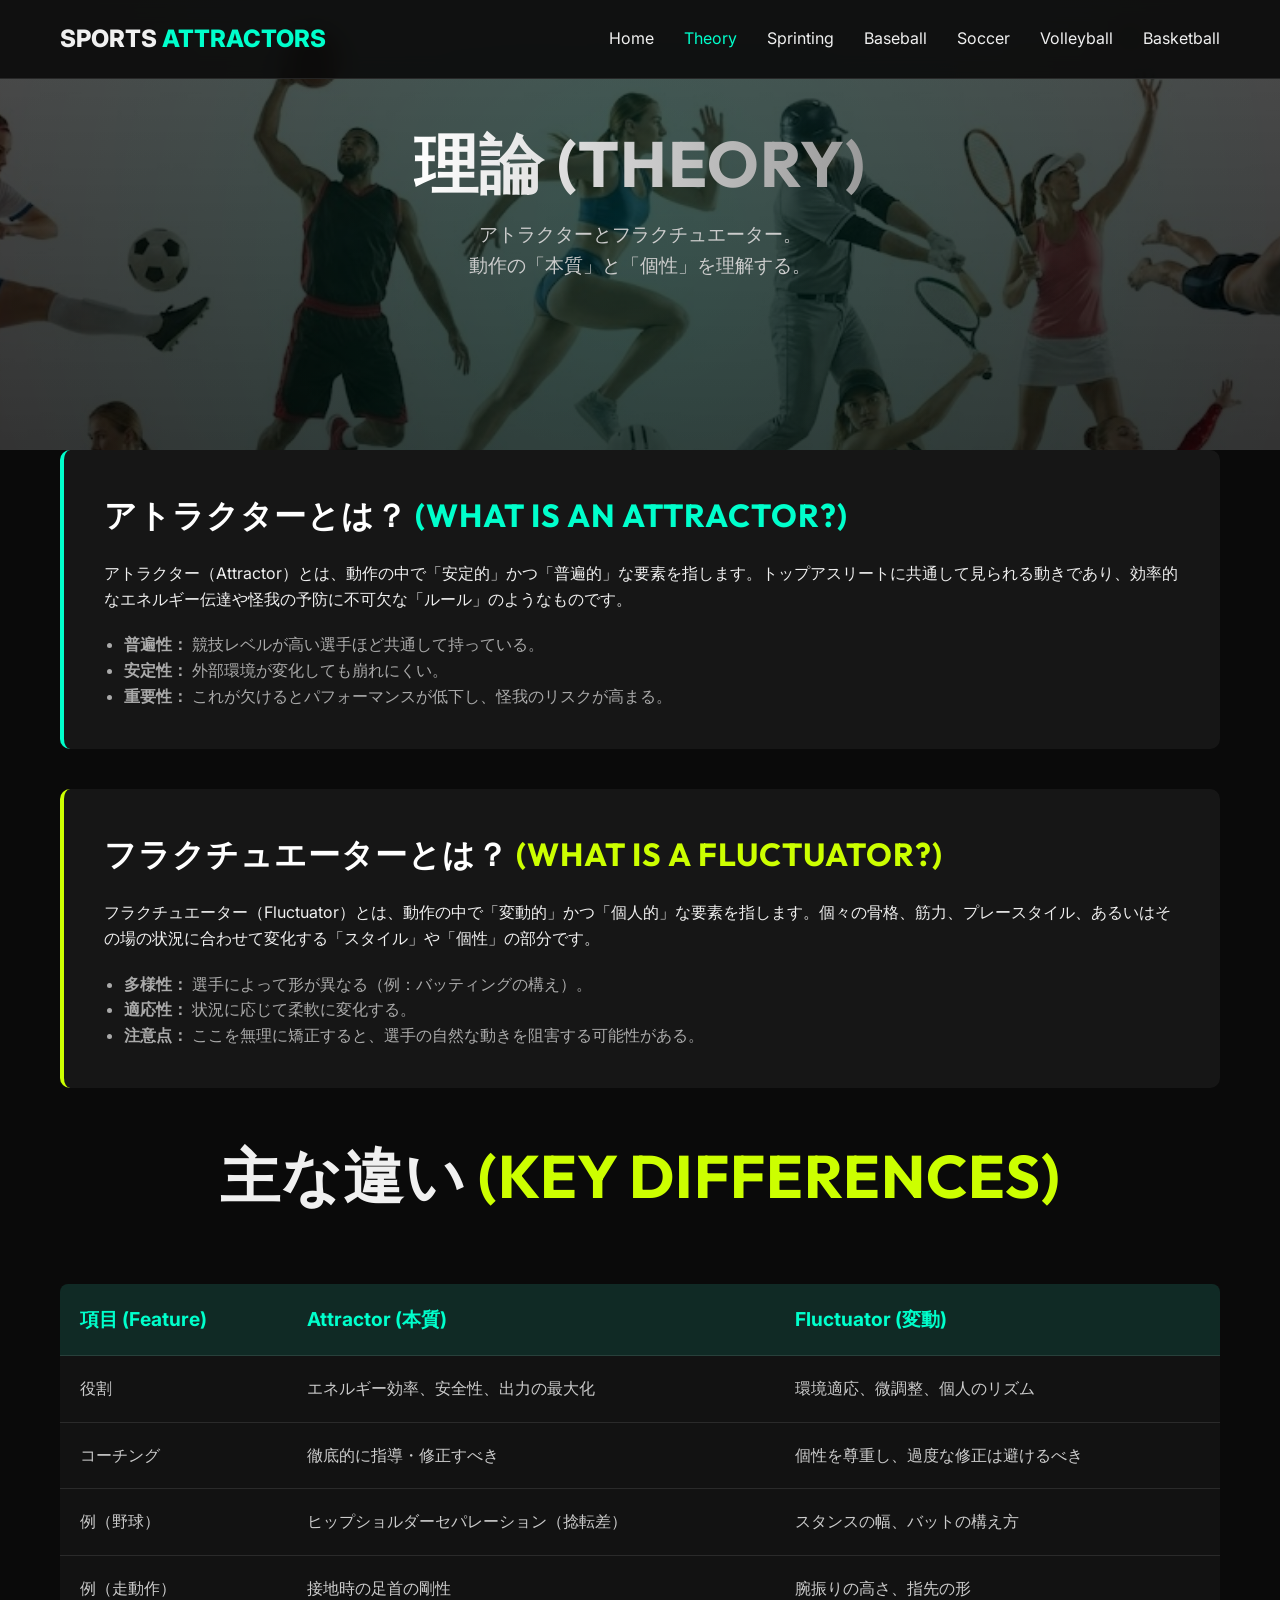
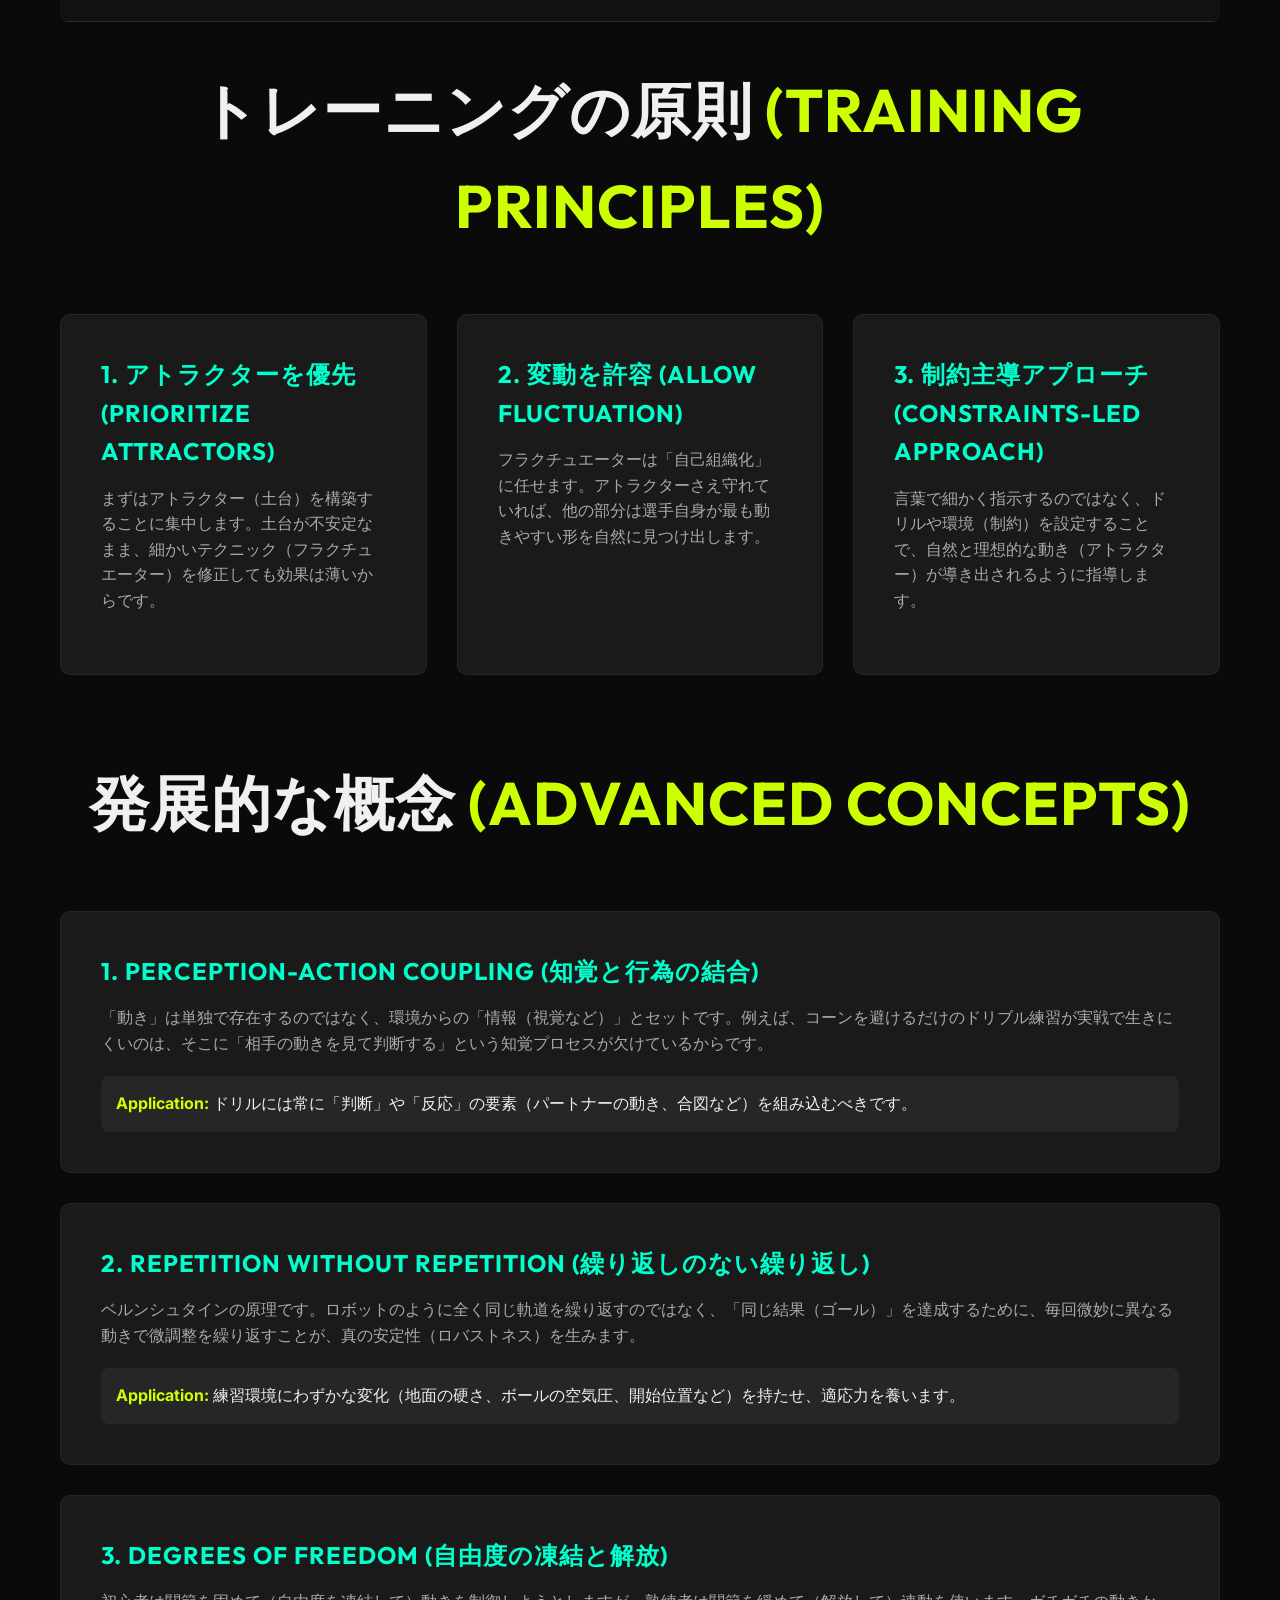
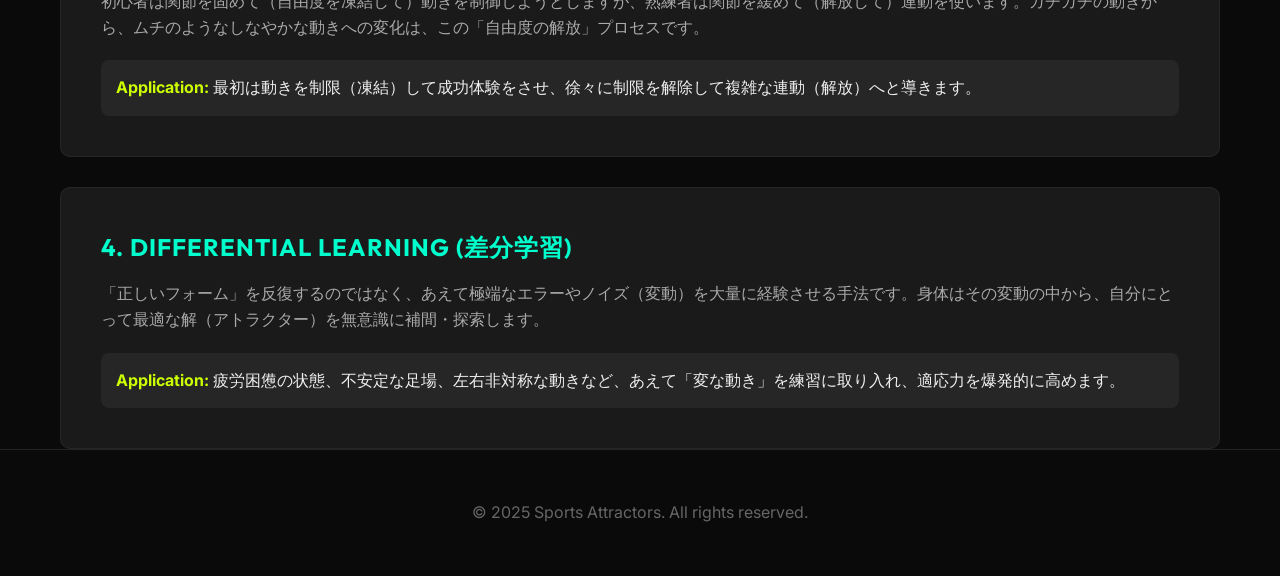
<file: theory.html>
<!DOCTYPE html>
<html lang="ja">

<head>
    <meta charset="UTF-8">
    <meta name="viewport" content="width=device-width, initial-scale=1.0">
    <title>Theory: Attractors vs Fluctuators | Sports Attractors</title>
    <link rel="preconnect" href="https://fonts.googleapis.com">
    <link rel="preconnect" href="https://fonts.gstatic.com" crossorigin>
    <link href="https://fonts.googleapis.com/css2?family=Inter:wght@400;600&family=Outfit:wght@700;900&display=swap"
        rel="stylesheet">
    <link rel="stylesheet" href="style.css">
    <style>
        .comparison-table {
            width: 100%;
            border-collapse: collapse;
            margin: 40px 0;
            background: rgba(255, 255, 255, 0.03);
            border-radius: 8px;
            overflow: hidden;
        }

        .comparison-table th,
        .comparison-table td {
            padding: 20px;
            text-align: left;
            border-bottom: 1px solid rgba(255, 255, 255, 0.1);
        }

        .comparison-table th {
            background: rgba(0, 255, 204, 0.1);
            color: var(--primary-color);
            font-size: 1.2rem;
        }

        .comparison-table td {
            color: #ccc;
        }

        .concept-box {
            background: rgba(255, 255, 255, 0.05);
            padding: 40px;
            border-radius: 10px;
            margin-bottom: 40px;
            border-left: 4px solid var(--primary-color);
        }

        .concept-box.fluctuator {
            border-left-color: var(--secondary-color);
        }

        .concept-title {
            font-size: 2rem;
            margin-bottom: 20px;
            color: #fff;
        }

        .concept-title span {
            color: var(--primary-color);
        }

        .concept-box.fluctuator .concept-title span {
            color: var(--secondary-color);
        }
    </style>
</head>

<body>
    <header>
        <div class="container">
            <nav>
                <div class="logo">SPORTS <span>ATTRACTORS</span></div>
                <div class="nav-links">
                    <a href="index.html">Home</a>
                    <a href="theory.html" class="active">Theory</a>
                    <a href="sprinting.html">Sprinting</a>
                    <a href="baseball.html">Baseball</a>
                    <a href="soccer.html">Soccer</a>
                    <a href="volleyball.html">Volleyball</a>
                    <a href="basketball.html">Basketball</a>
                </div>
            </nav>
        </div>
    </header>

    <section class="hero" style="height: 50vh;">
        <div class="hero-content">
            <h1>理論 (THEORY)</h1>
            <p>アトラクターとフラクチュエーター。<br>動作の「本質」と「個性」を理解する。</p>
        </div>
    </section>

    <section class="container">
        <!-- Attractors -->
        <div class="concept-box">
            <h2 class="concept-title">アトラクターとは？ <span>(What is an Attractor?)</span></h2>
            <p>アトラクター（Attractor）とは、動作の中で「安定的」かつ「普遍的」な要素を指します。トップアスリートに共通して見られる動きであり、効率的なエネルギー伝達や怪我の予防に不可欠な「ルール」のようなものです。
            </p>
            <ul style="margin-top: 20px; list-style: disc; padding-left: 20px; color: #aaa;">
                <li><strong>普遍性：</strong> 競技レベルが高い選手ほど共通して持っている。</li>
                <li><strong>安定性：</strong> 外部環境が変化しても崩れにくい。</li>
                <li><strong>重要性：</strong> これが欠けるとパフォーマンスが低下し、怪我のリスクが高まる。</li>
            </ul>
        </div>

        <!-- Fluctuators -->
        <div class="concept-box fluctuator">
            <h2 class="concept-title">フラクチュエーターとは？ <span>(What is a Fluctuator?)</span></h2>
            <p>フラクチュエーター（Fluctuator）とは、動作の中で「変動的」かつ「個人的」な要素を指します。個々の骨格、筋力、プレースタイル、あるいはその場の状況に合わせて変化する「スタイル」や「個性」の部分です。
            </p>
            <ul style="margin-top: 20px; list-style: disc; padding-left: 20px; color: #aaa;">
                <li><strong>多様性：</strong> 選手によって形が異なる（例：バッティングの構え）。</li>
                <li><strong>適応性：</strong> 状況に応じて柔軟に変化する。</li>
                <li><strong>注意点：</strong> ここを無理に矯正すると、選手の自然な動きを阻害する可能性がある。</li>
            </ul>
        </div>

        <!-- Comparison -->
        <div class="section-title">
            <h2>主な違い <span>(Key Differences)</span></h2>
        </div>
        <table class="comparison-table">
            <thead>
                <tr>
                    <th>項目 (Feature)</th>
                    <th>Attractor (本質)</th>
                    <th>Fluctuator (変動)</th>
                </tr>
            </thead>
            <tbody>
                <tr>
                    <td>役割</td>
                    <td>エネルギー効率、安全性、出力の最大化</td>
                    <td>環境適応、微調整、個人のリズム</td>
                </tr>
                <tr>
                    <td>コーチング</td>
                    <td>徹底的に指導・修正すべき</td>
                    <td>個性を尊重し、過度な修正は避けるべき</td>
                </tr>
                <tr>
                    <td>例（野球）</td>
                    <td>ヒップショルダーセパレーション（捻転差）</td>
                    <td>スタンスの幅、バットの構え方</td>
                </tr>
                <tr>
                    <td>例（走動作）</td>
                    <td>接地時の足首の剛性</td>
                    <td>腕振りの高さ、指先の形</td>
                </tr>
            </tbody>
        </table>

        <!-- Training Principles -->
        <div class="section-title">
            <h2>トレーニングの原則 <span>(Training Principles)</span></h2>
        </div>
        <div class="grid">
            <div class="card">
                <h3>1. アトラクターを優先 (Prioritize Attractors)</h3>
                <p>まずはアトラクター（土台）を構築することに集中します。土台が不安定なまま、細かいテクニック（フラクチュエーター）を修正しても効果は薄いからです。</p>
            </div>
            <div class="card">
                <h3>2. 変動を許容 (Allow Fluctuation)</h3>
                <p>フラクチュエーターは「自己組織化」に任せます。アトラクターさえ守れていれば、他の部分は選手自身が最も動きやすい形を自然に見つけ出します。</p>
            </div>
            <div class="card">
                <h3>3. 制約主導アプローチ (Constraints-Led Approach)</h3>
                <p>言葉で細かく指示するのではなく、ドリルや環境（制約）を設定することで、自然と理想的な動き（アトラクター）が導き出されるように指導します。</p>
            </div>
        </div>
        <!-- Advanced Concepts -->
        <div class="section-title" style="margin-top: 80px;">
            <h2>発展的な概念 <span>(Advanced Concepts)</span></h2>
        </div>
        <div class="grid">
            <div class="card" style="grid-column: span 2;">
                <h3>1. Perception-Action Coupling (知覚と行為の結合)</h3>
                <p>「動き」は単独で存在するのではなく、環境からの「情報（視覚など）」とセットです。例えば、コーンを避けるだけのドリブル練習が実戦で生きにくいのは、そこに「相手の動きを見て判断する」という知覚プロセスが欠けているからです。
                </p>
                <div style="margin-top: 15px; padding: 15px; background: rgba(255,255,255,0.05); border-radius: 8px;">
                    <strong style="color: var(--secondary-color);">Application:</strong>
                    ドリルには常に「判断」や「反応」の要素（パートナーの動き、合図など）を組み込むべきです。
                </div>
            </div>
            <div class="card" style="grid-column: span 2;">
                <h3>2. Repetition without Repetition (繰り返しのない繰り返し)</h3>
                <p>ベルンシュタインの原理です。ロボットのように全く同じ軌道を繰り返すのではなく、「同じ結果（ゴール）」を達成するために、毎回微妙に異なる動きで微調整を繰り返すことが、真の安定性（ロバストネス）を生みます。
                </p>
                <div style="margin-top: 15px; padding: 15px; background: rgba(255,255,255,0.05); border-radius: 8px;">
                    <strong style="color: var(--secondary-color);">Application:</strong>
                    練習環境にわずかな変化（地面の硬さ、ボールの空気圧、開始位置など）を持たせ、適応力を養います。
                </div>
            </div>
            <div class="card" style="grid-column: span 2;">
                <h3>3. Degrees of Freedom (自由度の凍結と解放)</h3>
                <p>初心者は関節を固めて（自由度を凍結して）動きを制御しようとしますが、熟練者は関節を緩めて（解放して）連動を使います。ガチガチの動きから、ムチのようなしなやかな動きへの変化は、この「自由度の解放」プロセスです。
                </p>
                <div style="margin-top: 15px; padding: 15px; background: rgba(255,255,255,0.05); border-radius: 8px;">
                    <strong style="color: var(--secondary-color);">Application:</strong>
                    最初は動きを制限（凍結）して成功体験をさせ、徐々に制限を解除して複雑な連動（解放）へと導きます。
                </div>
            </div>
            <div class="card" style="grid-column: span 2;">
                <h3>4. Differential Learning (差分学習)</h3>
                <p>「正しいフォーム」を反復するのではなく、あえて極端なエラーやノイズ（変動）を大量に経験させる手法です。身体はその変動の中から、自分にとって最適な解（アトラクター）を無意識に補間・探索します。</p>
                <div style="margin-top: 15px; padding: 15px; background: rgba(255,255,255,0.05); border-radius: 8px;">
                    <strong style="color: var(--secondary-color);">Application:</strong>
                    疲労困憊の状態、不安定な足場、左右非対称な動きなど、あえて「変な動き」を練習に取り入れ、適応力を爆発的に高めます。
                </div>
            </div>
        </div>
    </section>

    <footer>
        <div class="container">
            <p>&copy; 2025 Sports Attractors. All rights reserved.</p>
        </div>
    </footer>

    <script src="script.js"></script>
</body>

</html>
</file>
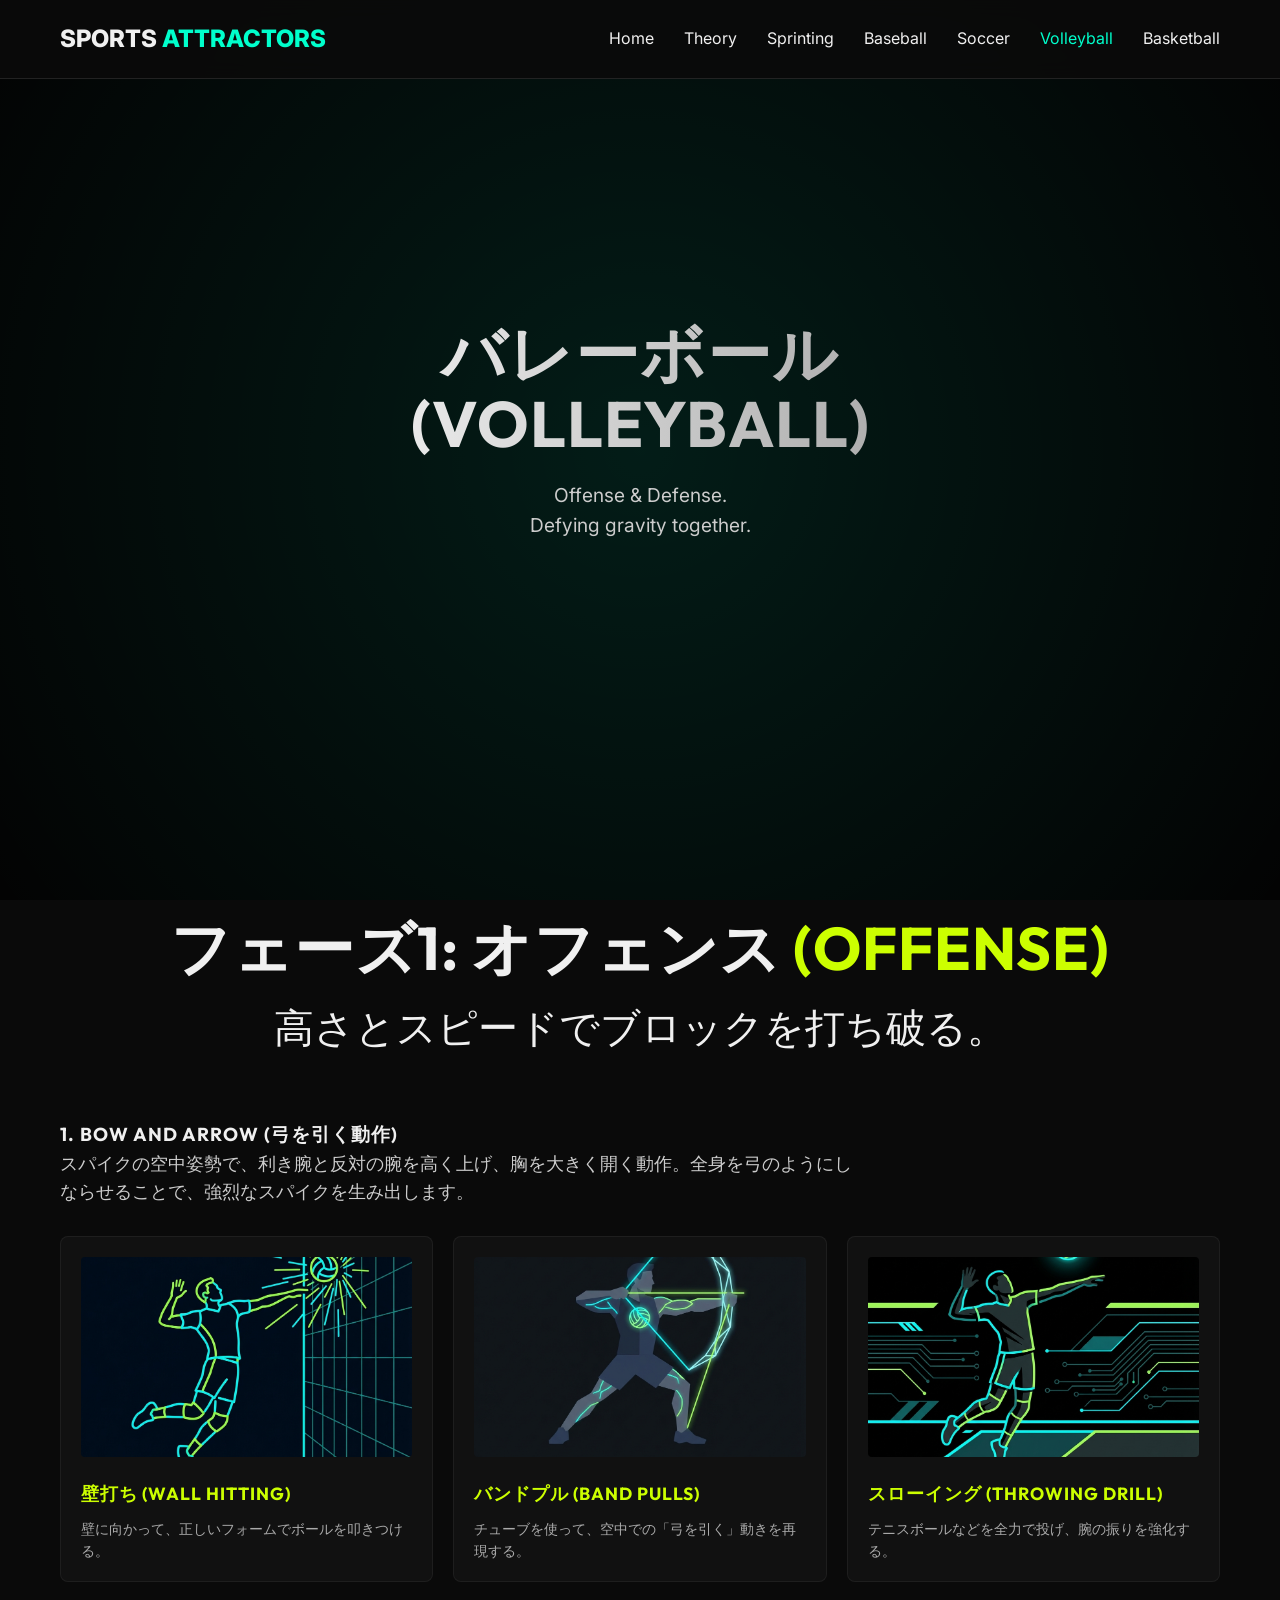
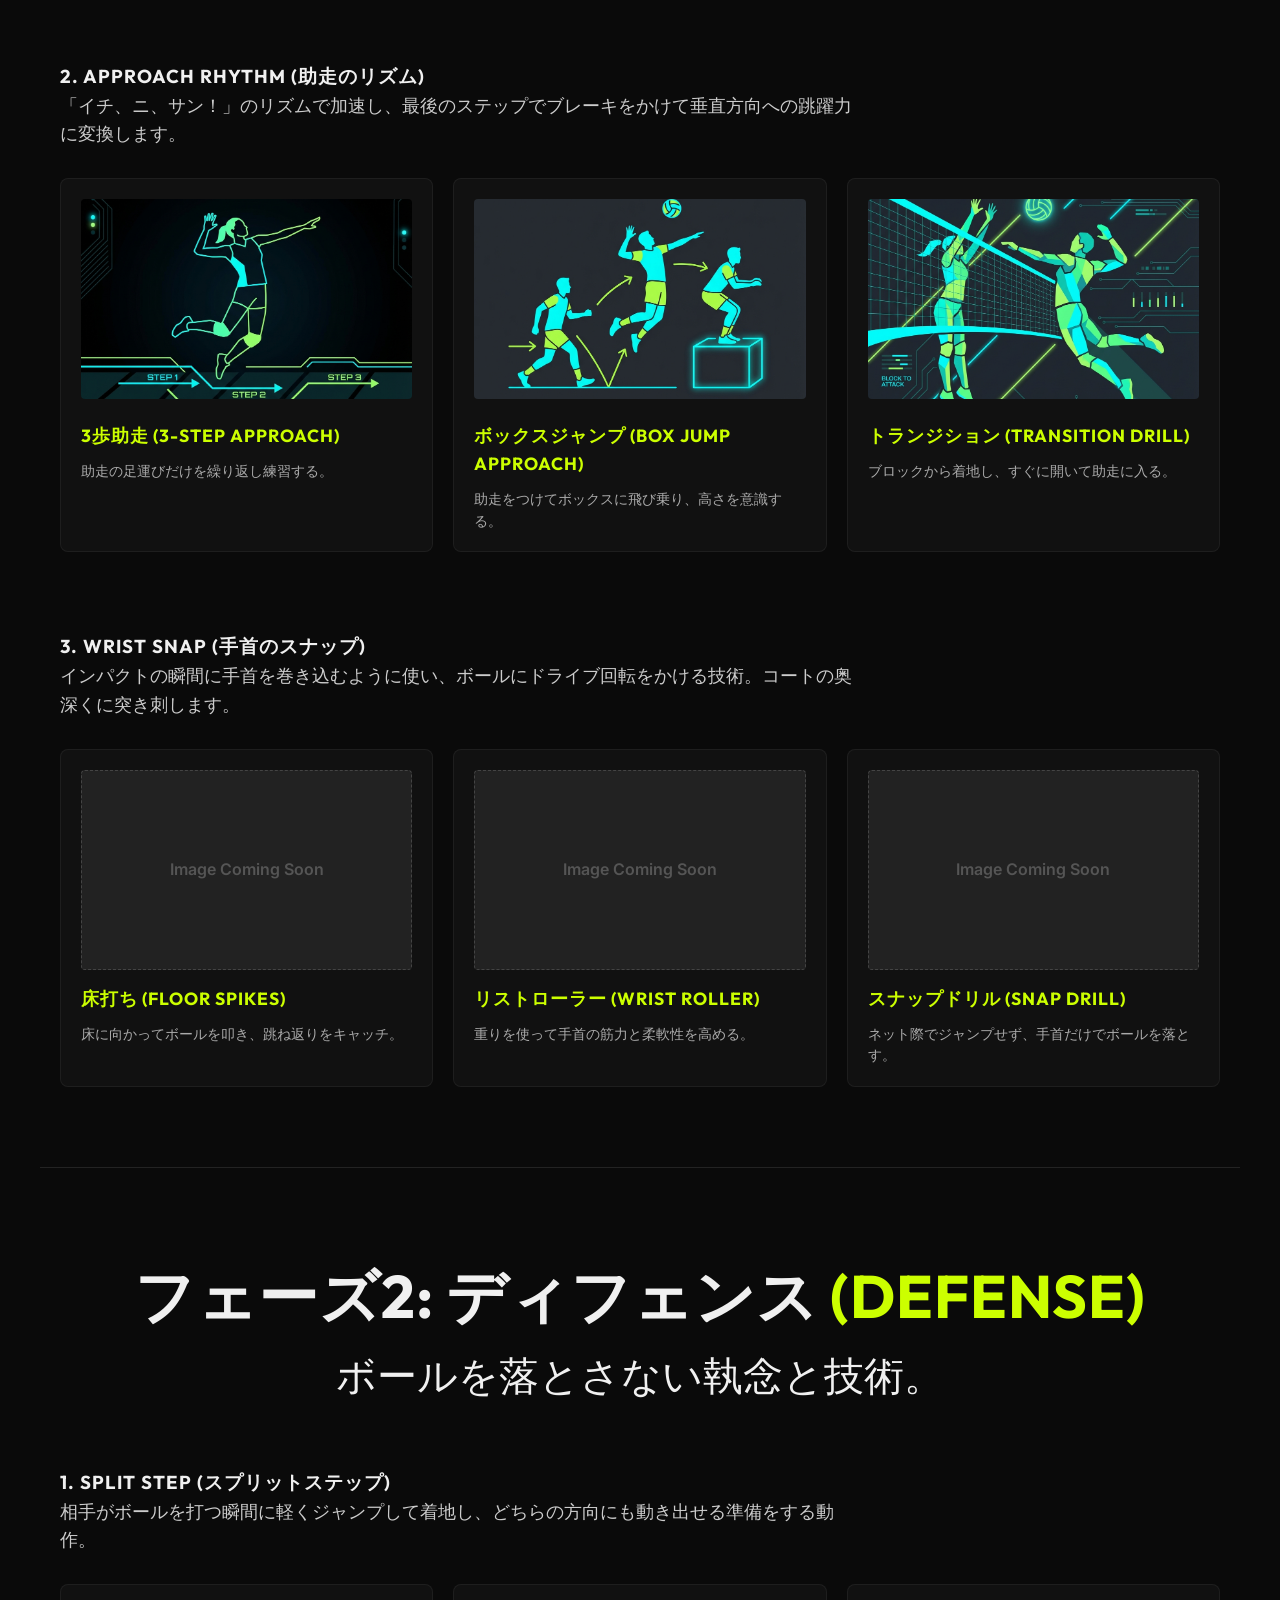
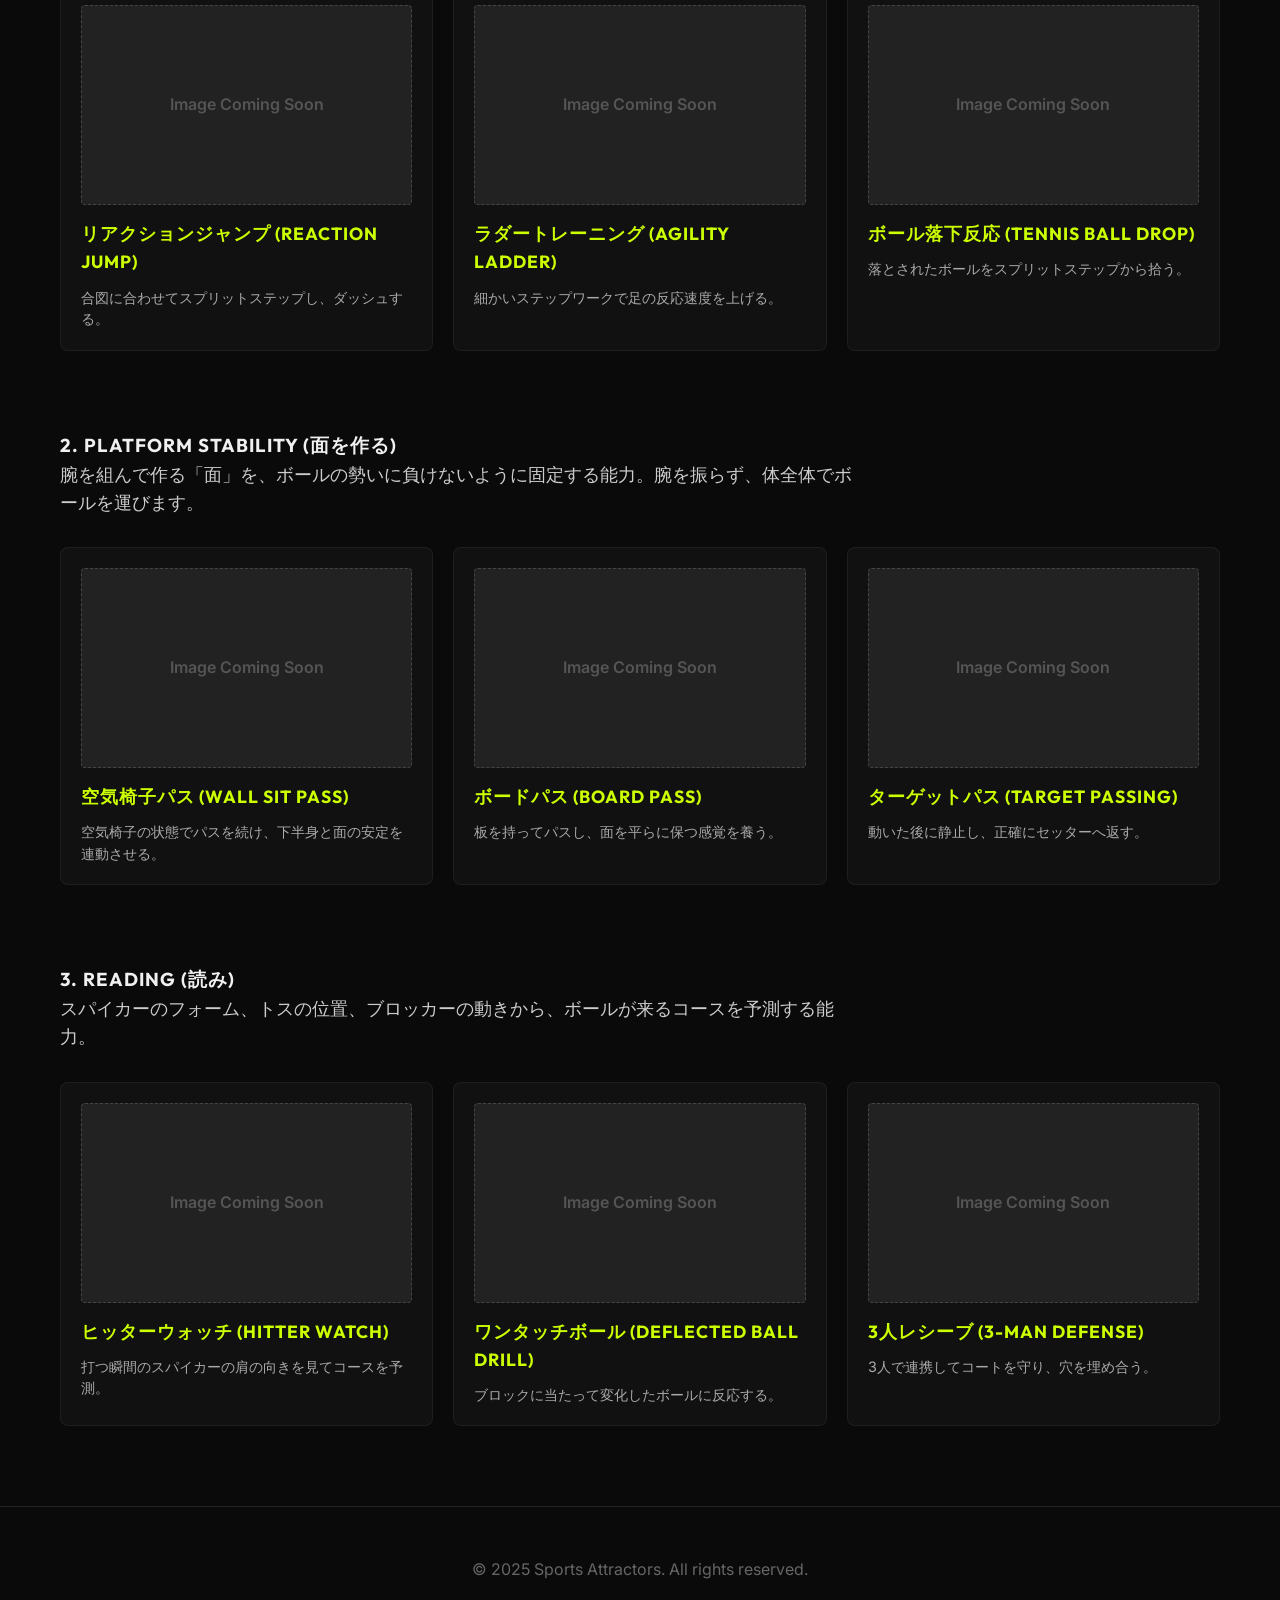
<file: volleyball.html>
<!DOCTYPE html>
<html lang="ja">

<head>
    <meta charset="UTF-8">
    <meta name="viewport" content="width=device-width, initial-scale=1.0">
    <title>Volleyball Attractors | Sports Attractors</title>
    <link rel="preconnect" href="https://fonts.googleapis.com">
    <link rel="preconnect" href="https://fonts.gstatic.com" crossorigin>
    <link href="https://fonts.googleapis.com/css2?family=Inter:wght@400;600&family=Outfit:wght@700;900&display=swap"
        rel="stylesheet">
    <link rel="stylesheet" href="style.css">
</head>

<body>
    <header>
        <div class="container">
            <nav>
                <div class="logo">SPORTS <span>ATTRACTORS</span></div>
                <div class="nav-links">
                    <a href="index.html">Home</a>
                    <a href="theory.html">Theory</a>
                    <a href="sprinting.html">Sprinting</a>
                    <a href="baseball.html">Baseball</a>
                    <a href="soccer.html">Soccer</a>
                    <a href="volleyball.html" class="active">Volleyball</a>
                    <a href="basketball.html">Basketball</a>
                </div>
            </nav>
        </div>
    </header>

    <section class="hero"
        style="background-image: linear-gradient(rgba(0,0,0,0.7), rgba(0,0,0,0.7)), url('https://images.unsplash.com/photo-1612872087720-48ca45e4c6c1?auto=format&fit=crop&q=80');">
        <div class="hero-content">
            <h1>バレーボール (VOLLEYBALL)</h1>
            <p>Offense & Defense.<br>Defying gravity together.</p>
        </div>
    </section>

    <!-- OFFENSE SECTION -->
    <section class="container">
        <div class="section-title">
            <h2>フェーズ1: オフェンス <span>(Offense)</span></h2>
            <p>高さとスピードでブロックを打ち破る。</p>
        </div>

        <!-- Attractor 1: Bow and Arrow -->
        <div class="attractor-section">
            <h3>1. Bow and Arrow (弓を引く動作)</h3>
            <p class="attractor-desc">スパイクの空中姿勢で、利き腕と反対の腕を高く上げ、胸を大きく開く動作。全身を弓のようにしならせることで、強烈なスパイクを生み出します。</p>
            <div class="exercise-grid">
                <div class="exercise-card">
                    <img src="images/volleyball_wall_hitting.png" alt="Wall Hitting">
                    <h4>壁打ち (Wall Hitting)</h4>
                    <p>壁に向かって、正しいフォームでボールを叩きつける。</p>
                </div>
                <div class="exercise-card">
                    <img src="images/volleyball_band_pulls.png" alt="Band Pulls">
                    <h4>バンドプル (Band Pulls)</h4>
                    <p>チューブを使って、空中での「弓を引く」動きを再現する。</p>
                </div>
                <div class="exercise-card">
                    <img src="images/volleyball_throwing.png" alt="Throwing Drill">
                    <h4>スローイング (Throwing Drill)</h4>
                    <p>テニスボールなどを全力で投げ、腕の振りを強化する。</p>
                </div>
            </div>
        </div>

        <!-- Attractor 2: Approach Rhythm -->
        <div class="attractor-section">
            <h3>2. Approach Rhythm (助走のリズム)</h3>
            <p class="attractor-desc">「イチ、ニ、サン！」のリズムで加速し、最後のステップでブレーキをかけて垂直方向への跳躍力に変換します。</p>
            <div class="exercise-grid">
                <div class="exercise-card">
                    <img src="images/volleyball_3step_approach.png" alt="3-Step Approach">
                    <h4>3歩助走 (3-Step Approach)</h4>
                    <p>助走の足運びだけを繰り返し練習する。</p>
                </div>
                <div class="exercise-card">
                    <img src="images/volleyball_box_jump.png" alt="Box Jump Approach">
                    <h4>ボックスジャンプ (Box Jump Approach)</h4>
                    <p>助走をつけてボックスに飛び乗り、高さを意識する。</p>
                </div>
                <div class="exercise-card">
                    <img src="images/volleyball_transition.png" alt="Transition Drill">
                    <h4>トランジション (Transition Drill)</h4>
                    <p>ブロックから着地し、すぐに開いて助走に入る。</p>
                </div>
            </div>
        </div>

        <!-- Attractor 3: Wrist Snap -->
        <div class="attractor-section">
            <h3>3. Wrist Snap (手首のスナップ)</h3>
            <p class="attractor-desc">インパクトの瞬間に手首を巻き込むように使い、ボールにドライブ回転をかける技術。コートの奥深くに突き刺します。</p>
            <div class="exercise-grid">
                <div class="exercise-card">
                    <div class="placeholder-img">Image Coming Soon</div>
                    <h4>床打ち (Floor Spikes)</h4>
                    <p>床に向かってボールを叩き、跳ね返りをキャッチ。</p>
                </div>
                <div class="exercise-card">
                    <div class="placeholder-img">Image Coming Soon</div>
                    <h4>リストローラー (Wrist Roller)</h4>
                    <p>重りを使って手首の筋力と柔軟性を高める。</p>
                </div>
                <div class="exercise-card">
                    <div class="placeholder-img">Image Coming Soon</div>
                    <h4>スナップドリル (Snap Drill)</h4>
                    <p>ネット際でジャンプせず、手首だけでボールを落とす。</p>
                </div>
            </div>
        </div>
    </section>

    <!-- DEFENSE SECTION -->
    <section class="container"
        style="margin-top: 80px; border-top: 1px solid rgba(255,255,255,0.1); padding-top: 80px;">
        <div class="section-title">
            <h2>フェーズ2: ディフェンス <span>(Defense)</span></h2>
            <p>ボールを落とさない執念と技術。</p>
        </div>

        <!-- Attractor 1: Split Step -->
        <div class="attractor-section">
            <h3>1. Split Step (スプリットステップ)</h3>
            <p class="attractor-desc">相手がボールを打つ瞬間に軽くジャンプして着地し、どちらの方向にも動き出せる準備をする動作。</p>
            <div class="exercise-grid">
                <div class="exercise-card">
                    <div class="placeholder-img">Image Coming Soon</div>
                    <h4>リアクションジャンプ (Reaction Jump)</h4>
                    <p>合図に合わせてスプリットステップし、ダッシュする。</p>
                </div>
                <div class="exercise-card">
                    <div class="placeholder-img">Image Coming Soon</div>
                    <h4>ラダートレーニング (Agility Ladder)</h4>
                    <p>細かいステップワークで足の反応速度を上げる。</p>
                </div>
                <div class="exercise-card">
                    <div class="placeholder-img">Image Coming Soon</div>
                    <h4>ボール落下反応 (Tennis Ball Drop)</h4>
                    <p>落とされたボールをスプリットステップから拾う。</p>
                </div>
            </div>
        </div>

        <!-- Attractor 2: Platform Stability -->
        <div class="attractor-section">
            <h3>2. Platform Stability (面を作る)</h3>
            <p class="attractor-desc">腕を組んで作る「面」を、ボールの勢いに負けないように固定する能力。腕を振らず、体全体でボールを運びます。</p>
            <div class="exercise-grid">
                <div class="exercise-card">
                    <div class="placeholder-img">Image Coming Soon</div>
                    <h4>空気椅子パス (Wall Sit Pass)</h4>
                    <p>空気椅子の状態でパスを続け、下半身と面の安定を連動させる。</p>
                </div>
                <div class="exercise-card">
                    <div class="placeholder-img">Image Coming Soon</div>
                    <h4>ボードパス (Board Pass)</h4>
                    <p>板を持ってパスし、面を平らに保つ感覚を養う。</p>
                </div>
                <div class="exercise-card">
                    <div class="placeholder-img">Image Coming Soon</div>
                    <h4>ターゲットパス (Target Passing)</h4>
                    <p>動いた後に静止し、正確にセッターへ返す。</p>
                </div>
            </div>
        </div>

        <!-- Attractor 3: Reading -->
        <div class="attractor-section">
            <h3>3. Reading (読み)</h3>
            <p class="attractor-desc">スパイカーのフォーム、トスの位置、ブロッカーの動きから、ボールが来るコースを予測する能力。</p>
            <div class="exercise-grid">
                <div class="exercise-card">
                    <div class="placeholder-img">Image Coming Soon</div>
                    <h4>ヒッターウォッチ (Hitter Watch)</h4>
                    <p>打つ瞬間のスパイカーの肩の向きを見てコースを予測。</p>
                </div>
                <div class="exercise-card">
                    <div class="placeholder-img">Image Coming Soon</div>
                    <h4>ワンタッチボール (Deflected Ball Drill)</h4>
                    <p>ブロックに当たって変化したボールに反応する。</p>
                </div>
                <div class="exercise-card">
                    <div class="placeholder-img">Image Coming Soon</div>
                    <h4>3人レシーブ (3-Man Defense)</h4>
                    <p>3人で連携してコートを守り、穴を埋め合う。</p>
                </div>
            </div>
        </div>
    </section>

    <footer>
        <div class="container">
            <p>&copy; 2025 Sports Attractors. All rights reserved.</p>
        </div>
    </footer>

    <script src="script.js"></script>
</body>

</html>
</file>
<file: style.css>
:root {
    --bg-color: #0a0a0a;
    --text-color: #f0f0f0;
    --primary-color: #00ffcc;
    /* Cyan/Teal Neon */
    --secondary-color: #ccff00;
    /* Lime Neon */
    --accent-color: #ff0066;
    /* Pink Neon for highlights */
    --card-bg: #1a1a1a;
    --font-main: 'Inter', sans-serif;
    --font-heading: 'Outfit', sans-serif;
}

* {
    margin: 0;
    padding: 0;
    box-sizing: border-box;
}

body {
    background-color: var(--bg-color);
    color: var(--text-color);
    font-family: var(--font-main);
    line-height: 1.6;
    overflow-x: hidden;
}

h1,
h2,
h3,
h4,
h5,
h6 {
    font-family: var(--font-heading);
    font-weight: 700;
    text-transform: uppercase;
    letter-spacing: 1px;
}

a {
    text-decoration: none;
    color: inherit;
    transition: color 0.3s ease;
}

ul {
    list-style: none;
}

/* Utilities */
.container {
    max-width: 1200px;
    margin: 0 auto;
    padding: 0 20px;
}

.btn {
    display: inline-block;
    padding: 12px 30px;
    background: transparent;
    border: 2px solid var(--primary-color);
    color: var(--primary-color);
    font-weight: 600;
    text-transform: uppercase;
    cursor: pointer;
    transition: all 0.3s ease;
}

.btn:hover {
    background: var(--primary-color);
    color: var(--bg-color);
    box-shadow: 0 0 15px var(--primary-color);
}

/* Header */
header {
    padding: 20px 0;
    position: fixed;
    width: 100%;
    top: 0;
    z-index: 1000;
    background: rgba(10, 10, 10, 0.9);
    backdrop-filter: blur(10px);
    border-bottom: 1px solid rgba(255, 255, 255, 0.1);
}

nav {
    display: flex;
    justify-content: space-between;
    align-items: center;
}

.logo {
    font-size: 1.5rem;
    font-weight: 800;
    color: var(--text-color);
}

.logo span {
    color: var(--primary-color);
}

.nav-links {
    display: flex;
    gap: 30px;
}

.nav-links a:hover,
.nav-links a.active {
    color: var(--primary-color);
}

/* Hero Section */
.hero {
    height: 100vh;
    display: flex;
    align-items: center;
    justify-content: center;
    text-align: center;
    background-image: linear-gradient(rgba(0, 0, 0, 0.7), rgba(0, 0, 0, 0.9)), url('images/FV.jpg');
    background-size: cover;
    background-position: center;
    background-attachment: fixed;
    position: relative;
    overflow: hidden;
}

.hero::before {
    content: '';
    position: absolute;
    width: 200%;
    height: 200%;
    background: radial-gradient(circle, rgba(0, 255, 204, 0.1) 0%, transparent 50%);
    animation: rotate 20s linear infinite;
}

@keyframes rotate {
    0% {
        transform: rotate(0deg);
    }

    100% {
        transform: rotate(360deg);
    }
}

.hero-content {
    position: relative;
    z-index: 1;
    max-width: 800px;
}

.hero h1 {
    font-size: 4rem;
    margin-bottom: 20px;
    line-height: 1.1;
    background: linear-gradient(to right, #fff, #999);
    -webkit-background-clip: text;
    background-clip: text;
    -webkit-text-fill-color: transparent;
}

.hero p {
    font-size: 1.2rem;
    color: #ccc;
    margin-bottom: 40px;
}

/* Section Styles */
section {
    padding: 100px 0;
}

.section-title {
    font-size: 2.5rem;
    margin-bottom: 60px;
    text-align: center;
}

.section-title span {
    color: var(--secondary-color);
}

/* Grid */
.grid {
    display: grid;
    grid-template-columns: repeat(auto-fit, minmax(300px, 1fr));
    gap: 30px;
}

.card {
    background: var(--card-bg);
    padding: 40px;
    border-radius: 10px;
    border: 1px solid rgba(255, 255, 255, 0.05);
    transition: transform 0.3s ease, border-color 0.3s ease;
}

.card:hover {
    transform: translateY(-10px);
    border-color: var(--primary-color);
}

.card h3 {
    font-size: 1.5rem;
    margin-bottom: 15px;
    color: var(--primary-color);
}

.card p {
    color: #aaa;
    margin-bottom: 20px;
}

/* Footer */
footer {
    padding: 50px 0;
    text-align: center;
    border-top: 1px solid rgba(255, 255, 255, 0.1);
    color: #666;
}

/* Exercise Grid */
.attractor-section {
    margin-bottom: 80px;
}

.attractor-desc {
    font-size: 1.1rem;
    color: #ccc;
    margin-bottom: 30px;
    max-width: 800px;
}

.exercise-grid {
    display: grid;
    grid-template-columns: repeat(auto-fit, minmax(250px, 1fr));
    gap: 20px;
}

.exercise-card {
    background: rgba(255, 255, 255, 0.03);
    border-radius: 8px;
    padding: 20px;
    border: 1px solid rgba(255, 255, 255, 0.05);
    transition: transform 0.3s ease;
}

.exercise-card:hover {
    transform: translateY(-5px);
    background: rgba(255, 255, 255, 0.05);
}

.exercise-card img {
    width: 100%;
    height: 200px;
    object-fit: cover;
    border-radius: 4px;
    margin-bottom: 15px;
    background: #000;
}

.exercise-card .placeholder-img {
    width: 100%;
    height: 200px;
    display: flex;
    align-items: center;
    justify-content: center;
    background: #222;
    color: #555;
    border-radius: 4px;
    margin-bottom: 15px;
    font-weight: 600;
    border: 1px dashed #444;
}

.exercise-card h4 {
    color: var(--secondary-color);
    margin-bottom: 10px;
    font-size: 1.1rem;
}

.exercise-card p {
    font-size: 0.9rem;
    color: #aaa;
    line-height: 1.5;
}

/* Mobile Responsiveness */
@media (max-width: 768px) {
    .hero h1 {
        font-size: 2.5rem;
    }

    .hero p {
        font-size: 1rem;
        padding: 0 20px;
    }

    .section-title {
        font-size: 2rem;
        margin-bottom: 40px;
    }

    section {
        padding: 60px 0;
    }

    /* Navigation */
    header {
        padding: 15px 0;
    }

    nav {
        flex-direction: column;
        gap: 15px;
    }

    .nav-links {
        gap: 15px;
        flex-wrap: wrap;
        justify-content: center;
    }

    .nav-links a {
        font-size: 0.9rem;
    }

    /* Cards */
    .card {
        padding: 25px;
    }

    .exercise-grid {
        grid-template-columns: 1fr;
    }
}
</file>
